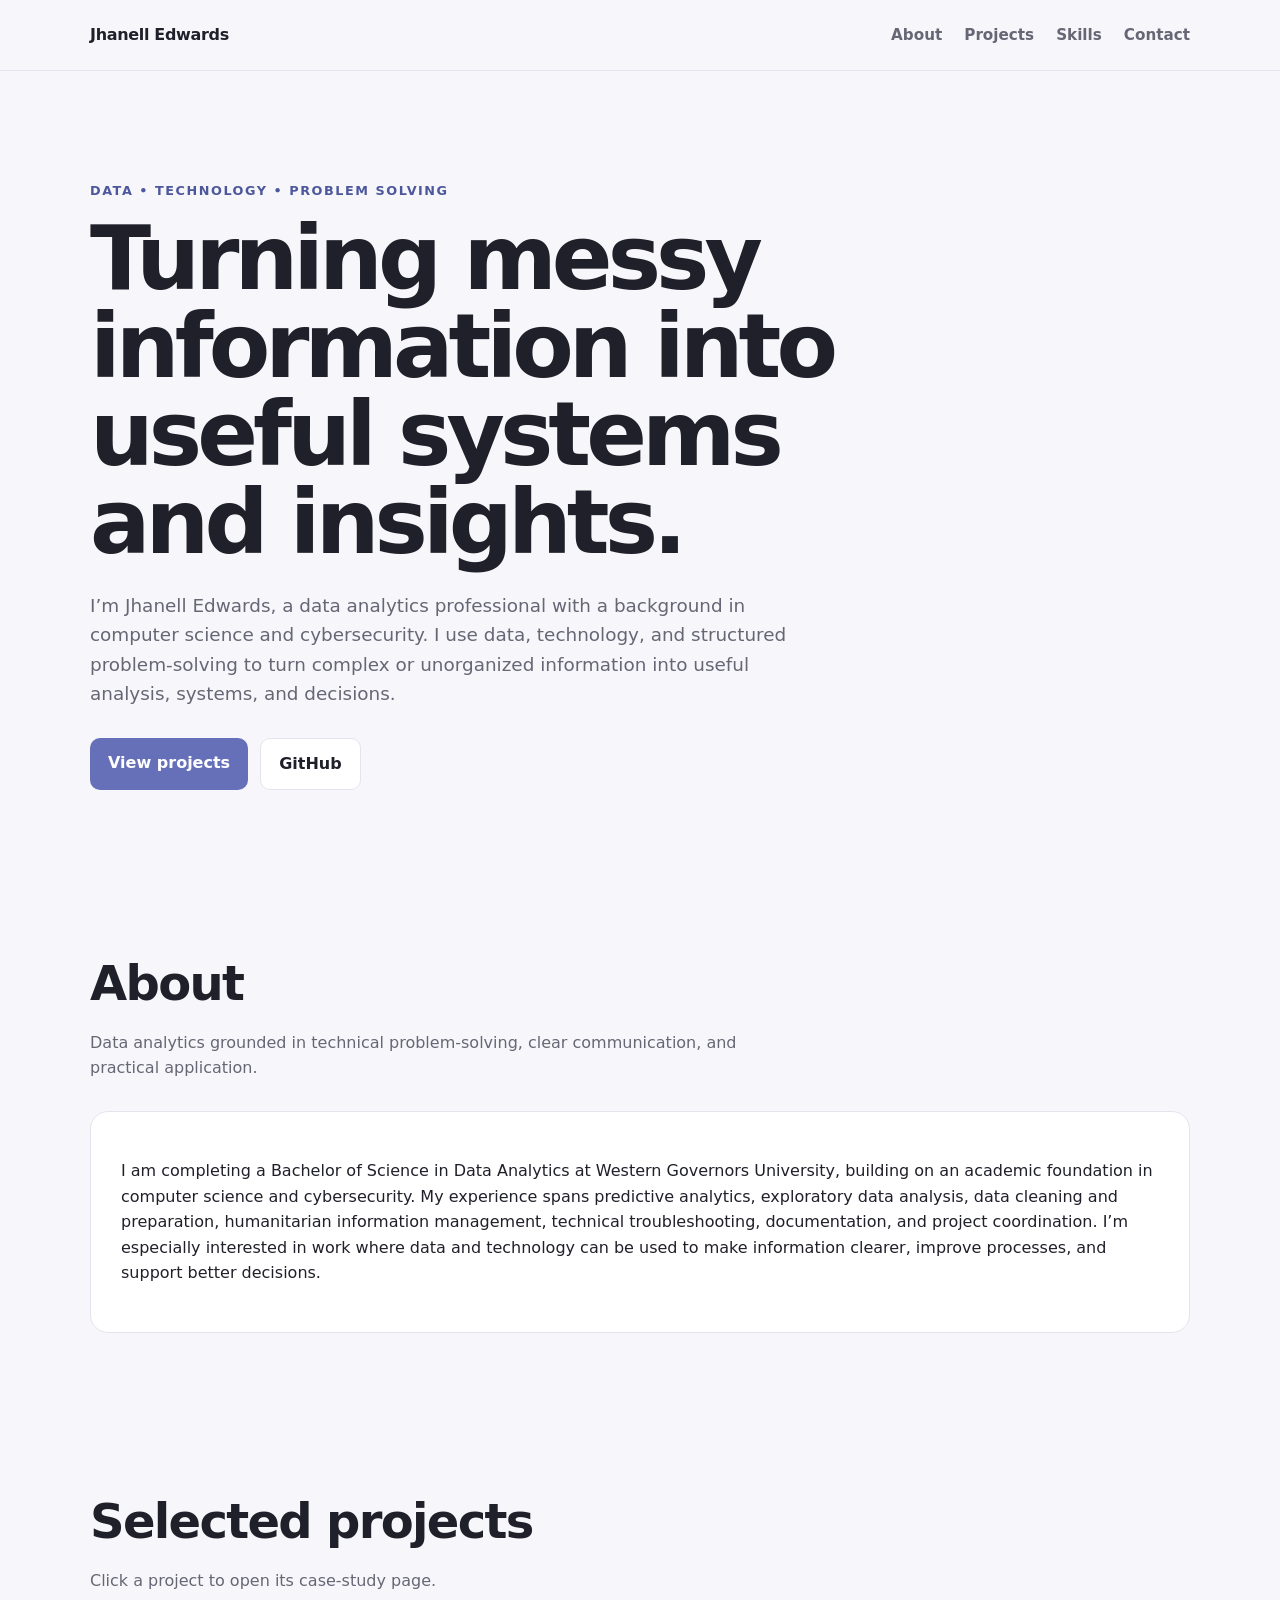
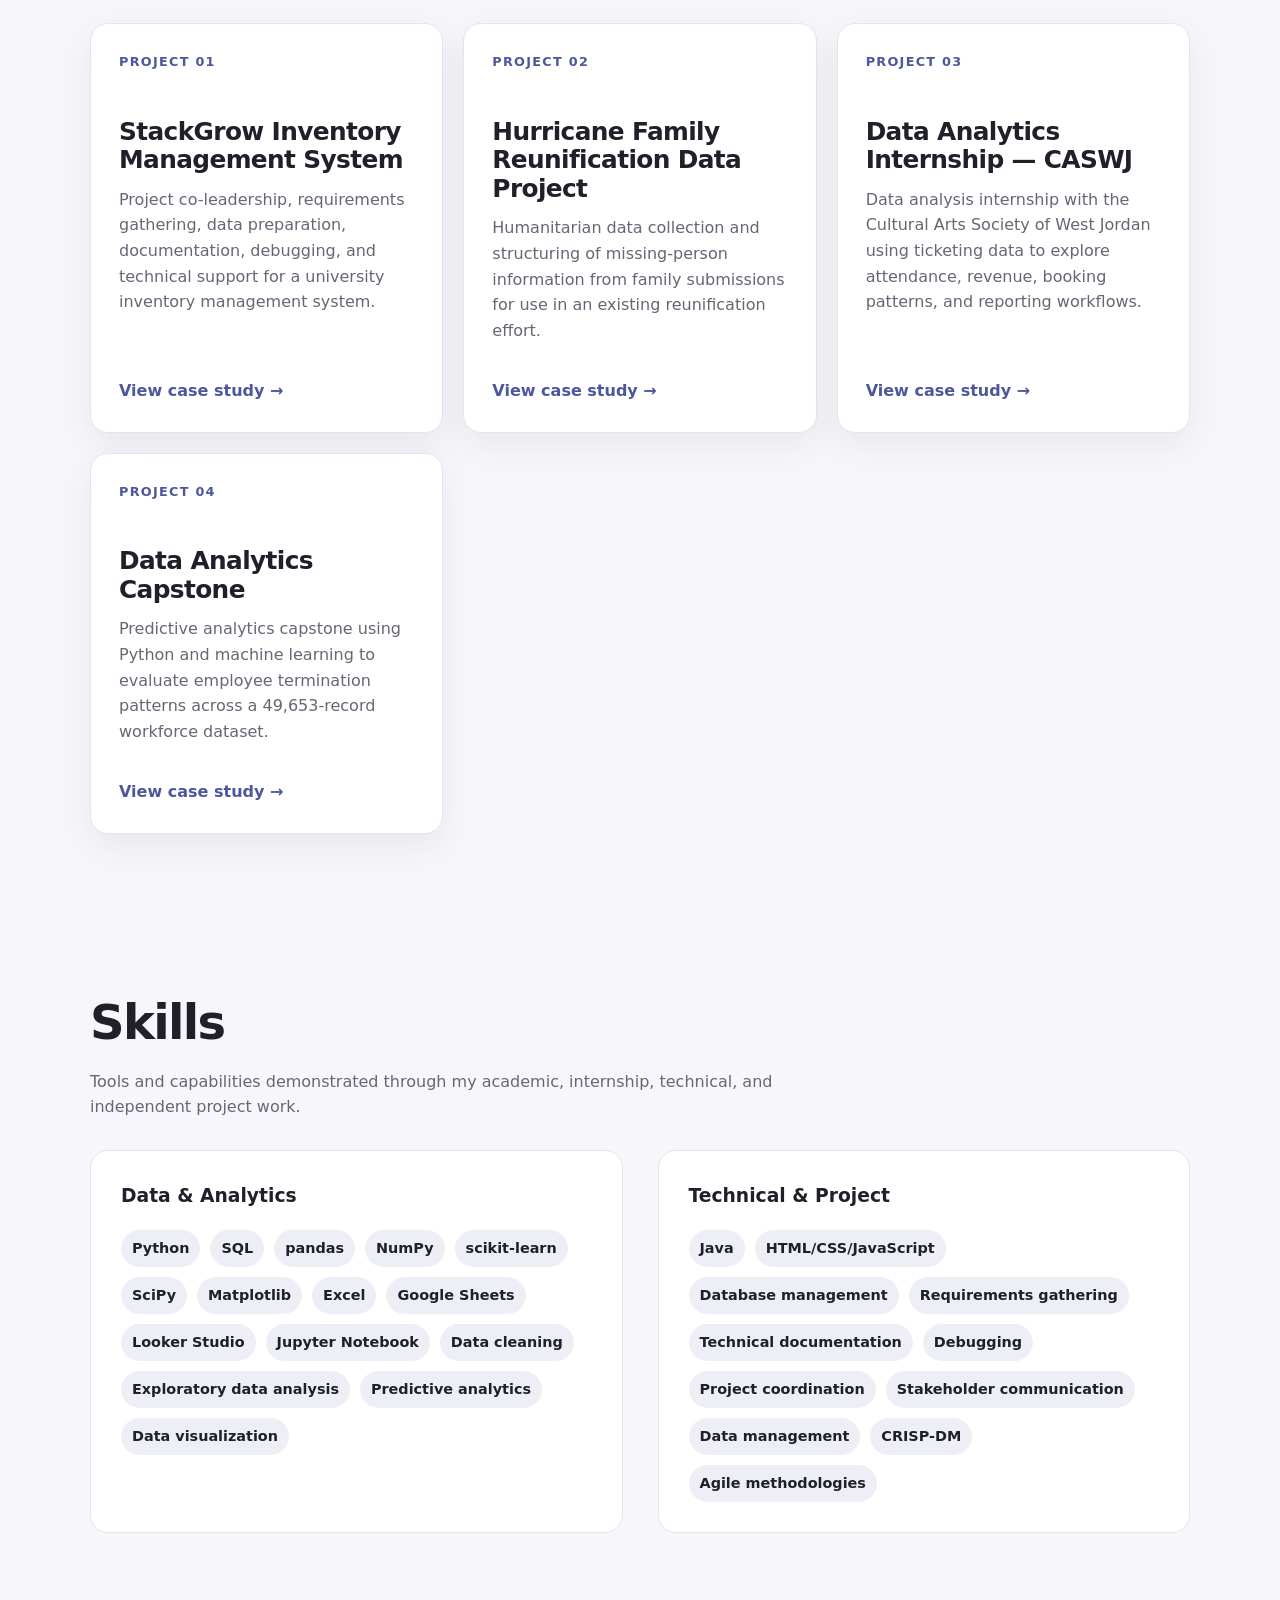
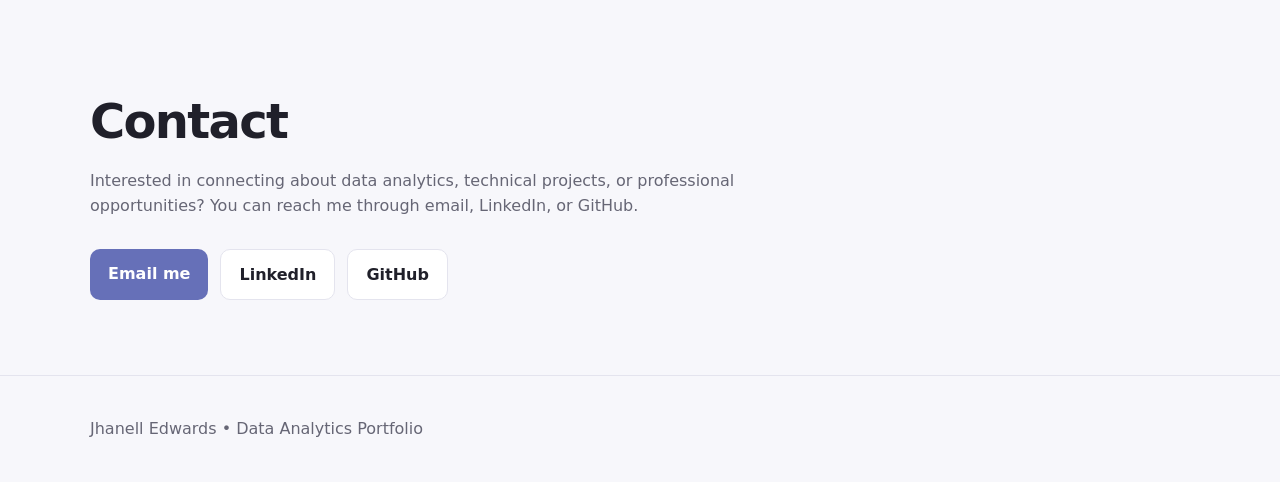
<file: index.html>
<!doctype html>
<html lang="en">
<head>
  <meta charset="utf-8">
  <meta name="viewport" content="width=device-width, initial-scale=1">
  <title>Jhanell | Data Portfolio</title>
  <meta name="description" content="Jhanell Edwards — data analytics portfolio featuring Python, machine learning, data preparation, visualization, technical documentation, and project leadership.">
  <link rel="stylesheet" href="style.css">
</head>
<body>
<header>
  <nav class="container">
    <a class="brand" href="index.html">Jhanell Edwards</a>
    <div class="nav-links">
      <a href="#about">About</a>
      <a href="#projects">Projects</a>
      <a href="#skills">Skills</a>
      <a href="#contact">Contact</a>
    </div>
  </nav>
</header>
<main>
  <section class="hero container">
    <div class="eyebrow">Data • Technology • Problem Solving</div>
    <h1>Turning messy information into useful systems and insights.</h1>
    <p>I’m Jhanell Edwards, a data analytics professional with a background in computer science and cybersecurity. I use data, technology, and structured problem-solving to turn complex or unorganized information into useful analysis, systems, and decisions.</p>
    <div class="actions">
      <a class="button" href="#projects">View projects</a>
      <a class="button secondary" href="https://github.com/nellie445" target="_blank" rel="noreferrer">GitHub</a>
    </div>
  </section>

  <section id="about">
    <div class="container">
      <div class="section-heading">
        <h2>About</h2>
        <p>Data analytics grounded in technical problem-solving, clear communication, and practical application.</p>
      </div>
      <div class="panel">
        <p>I am completing a Bachelor of Science in Data Analytics at Western Governors University, building on an academic foundation in computer science and cybersecurity. My experience spans predictive analytics, exploratory data analysis, data cleaning and preparation, humanitarian information management, technical troubleshooting, documentation, and project coordination. I’m especially interested in work where data and technology can be used to make information clearer, improve processes, and support better decisions.</p>
      </div>
    </div>
  </section>

  <section id="projects">
    <div class="container">
      <div class="section-heading">
        <h2>Selected projects</h2>
        <p>Click a project to open its case-study page.</p>
      </div>

      <!-- Project cards are generated automatically from projects.json -->
      <div class="grid" id="project-grid"></div>
      <p id="project-error" hidden>Projects could not be loaded. Please try again later.</p>
    </div>
  </section>

  <section id="skills">
    <div class="container">
      <div class="section-heading">
        <h2>Skills</h2>
        <p>Tools and capabilities demonstrated through my academic, internship, technical, and independent project work.</p>
      </div>
      <div class="two-col">
        <div class="panel">
          <h3>Data & Analytics</h3>
          <div class="tags">
            <span class="tag">Python</span>
            <span class="tag">SQL</span>
            <span class="tag">pandas</span>
            <span class="tag">NumPy</span>
            <span class="tag">scikit-learn</span>
            <span class="tag">SciPy</span>
            <span class="tag">Matplotlib</span>
            <span class="tag">Excel</span>
            <span class="tag">Google Sheets</span>
            <span class="tag">Looker Studio</span>
            <span class="tag">Jupyter Notebook</span>
            <span class="tag">Data cleaning</span>
            <span class="tag">Exploratory data analysis</span>
            <span class="tag">Predictive analytics</span>
            <span class="tag">Data visualization</span>
          </div>
        </div>
        <div class="panel">
          <h3>Technical & Project</h3>
          <div class="tags">
            <span class="tag">Java</span>
            <span class="tag">HTML/CSS/JavaScript</span>
            <span class="tag">Database management</span>
            <span class="tag">Requirements gathering</span>
            <span class="tag">Technical documentation</span>
            <span class="tag">Debugging</span>
            <span class="tag">Project coordination</span>
            <span class="tag">Stakeholder communication</span>
            <span class="tag">Data management</span>
            <span class="tag">CRISP-DM</span>
            <span class="tag">Agile methodologies</span>
          </div>
        </div>
      </div>
    </div>
  </section>

  <section id="contact">
    <div class="container">
      <div class="section-heading">
        <h2>Contact</h2>
        <p>Interested in connecting about data analytics, technical projects, or professional opportunities? You can reach me through email, LinkedIn, or GitHub.</p>
      </div>
      <div class="actions">
        <a class="button" href="mailto:edwardsjhanell@gmail.com">Email me</a>
        <a class="button secondary" href="https://www.linkedin.com/in/jhanell-edwards-9571151a8" target="_blank" rel="noreferrer">LinkedIn</a>
        <a class="button secondary" href="https://github.com/nellie445" target="_blank" rel="noreferrer">GitHub</a>
      </div>
    </div>
  </section>
</main>

<footer>
  <div class="container">Jhanell Edwards • Data Analytics Portfolio</div>
</footer>

<script>
  const projectGrid = document.getElementById("project-grid");
  const projectError = document.getElementById("project-error");

  fetch("projects.json")
    .then(response => {
      if (!response.ok) {
        throw new Error("Could not load projects.json");
      }
      return response.json();
    })
    .then(projects => {
      projects.forEach((project, index) => {
        const card = document.createElement("a");
        card.className = "card";
        card.href = project.page;

        const number = document.createElement("span");
        number.className = "number";
        number.textContent = `PROJECT ${String(index + 1).padStart(2, "0")}`;

        const title = document.createElement("h3");
        title.textContent = project.title;

        const description = document.createElement("p");
        description.textContent = project.description;

        const link = document.createElement("span");
        link.className = "link";
        link.textContent = "View case study →";

        card.append(number, title, description, link);
        projectGrid.appendChild(card);
      });
    })
    .catch(error => {
      console.error(error);
      projectError.hidden = false;
    });
</script>
</body>
</html>
</file>
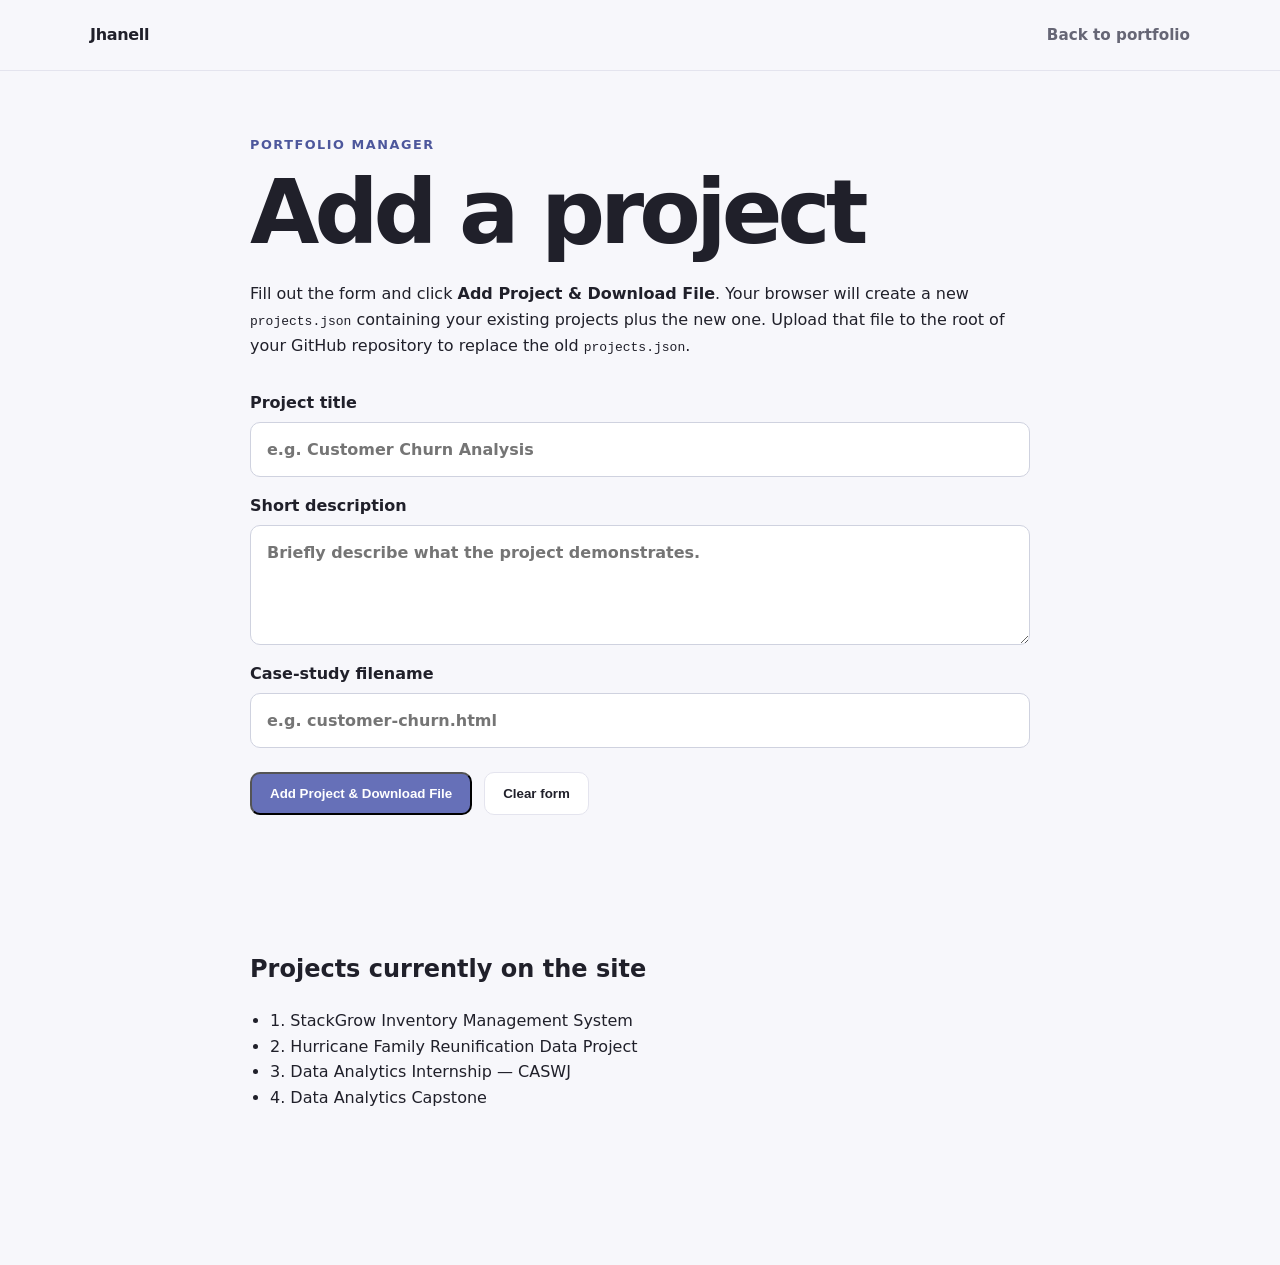
<file: admin.html>
<!doctype html>
<html lang="en">
<head>
  <meta charset="utf-8">
  <meta name="viewport" content="width=device-width, initial-scale=1">
  <title>Manage Projects | Jhanell</title>
  <link rel="stylesheet" href="style.css">
  <style>
    .admin-wrap { max-width: 820px; margin: 0 auto; padding: 4rem 1.25rem; }
    .admin-form { display: grid; gap: 1rem; }
    .admin-form label { display: grid; gap: .4rem; font-weight: 600; }
    .admin-form input, .admin-form textarea {
      width: 100%; box-sizing: border-box; padding: .85rem 1rem;
      border: 1px solid #cfd2df; border-radius: 10px;
      font: inherit; background: #fff; color: inherit;
    }
    .admin-form textarea { min-height: 120px; resize: vertical; }
    .admin-actions { display: flex; gap: .75rem; flex-wrap: wrap; margin-top: .5rem; }
    .admin-note { margin: 1rem 0 2rem; }
    .project-preview { margin-top: 2.5rem; }
    .project-preview ul { padding-left: 1.25rem; }
    .status { margin-top: 1rem; font-weight: 600; }
  </style>
</head>
<body>
<header>
  <nav class="container">
    <a class="brand" href="index.html">Jhanell</a>
    <div class="nav-links">
      <a href="index.html#projects">Back to portfolio</a>
    </div>
  </nav>
</header>

<main class="admin-wrap">
  <div class="eyebrow">Portfolio Manager</div>
  <h1>Add a project</h1>
  <p class="admin-note">
    Fill out the form and click <strong>Add Project & Download File</strong>.
    Your browser will create a new <code>projects.json</code> containing your existing projects plus the new one.
    Upload that file to the root of your GitHub repository to replace the old <code>projects.json</code>.
  </p>

  <form id="project-form" class="admin-form">
    <label>
      Project title
      <input id="title" name="title" required placeholder="e.g. Customer Churn Analysis">
    </label>

    <label>
      Short description
      <textarea id="description" name="description" required placeholder="Briefly describe what the project demonstrates."></textarea>
    </label>

    <label>
      Case-study filename
      <input id="filename" name="filename" required placeholder="e.g. customer-churn.html">
    </label>

    <div class="admin-actions">
      <button class="button" type="submit">Add Project &amp; Download File</button>
      <button class="button secondary" type="button" id="clear-button">Clear form</button>
    </div>
  </form>

  <p id="status" class="status" aria-live="polite"></p>

  <section class="project-preview">
    <h2>Projects currently on the site</h2>
    <ul id="current-projects"></ul>
  </section>
</main>

<script>
  let projects = [];

  const form = document.getElementById("project-form");
  const titleInput = document.getElementById("title");
  const descriptionInput = document.getElementById("description");
  const filenameInput = document.getElementById("filename");
  const currentProjects = document.getElementById("current-projects");
  const status = document.getElementById("status");

  function renderCurrentProjects() {
    currentProjects.innerHTML = "";
    projects.forEach((project, index) => {
      const item = document.createElement("li");
      item.textContent = `${index + 1}. ${project.title}`;
      currentProjects.appendChild(item);
    });
  }

  fetch("projects.json", { cache: "no-store" })
    .then(response => {
      if (!response.ok) throw new Error("Could not load projects.json");
      return response.json();
    })
    .then(data => {
      projects = data;
      renderCurrentProjects();
    })
    .catch(() => {
      status.textContent = "I couldn't load the current projects.json. Refresh the page and try again.";
    });

  filenameInput.addEventListener("blur", () => {
    let value = filenameInput.value.trim();
    if (value && !value.toLowerCase().endsWith(".html")) {
      filenameInput.value = value + ".html";
    }
  });

  form.addEventListener("submit", event => {
    event.preventDefault();

    let filename = filenameInput.value.trim();
    if (!filename.toLowerCase().endsWith(".html")) filename += ".html";

    const newProject = {
      title: titleInput.value.trim(),
      description: descriptionInput.value.trim(),
      page: `projects/${filename}`
    };

    const updatedProjects = [...projects, newProject];
    const blob = new Blob([JSON.stringify(updatedProjects, null, 2) + "\n"], {
      type: "application/json"
    });

    const url = URL.createObjectURL(blob);
    const download = document.createElement("a");
    download.href = url;
    download.download = "projects.json";
    document.body.appendChild(download);
    download.click();
    download.remove();
    URL.revokeObjectURL(url);

    projects = updatedProjects;
    renderCurrentProjects();
    form.reset();
    status.textContent = `"${newProject.title}" was added. Your updated projects.json has been downloaded.`;
  });

  document.getElementById("clear-button").addEventListener("click", () => {
    form.reset();
    status.textContent = "";
  });
</script>
</body>
</html>
</file>
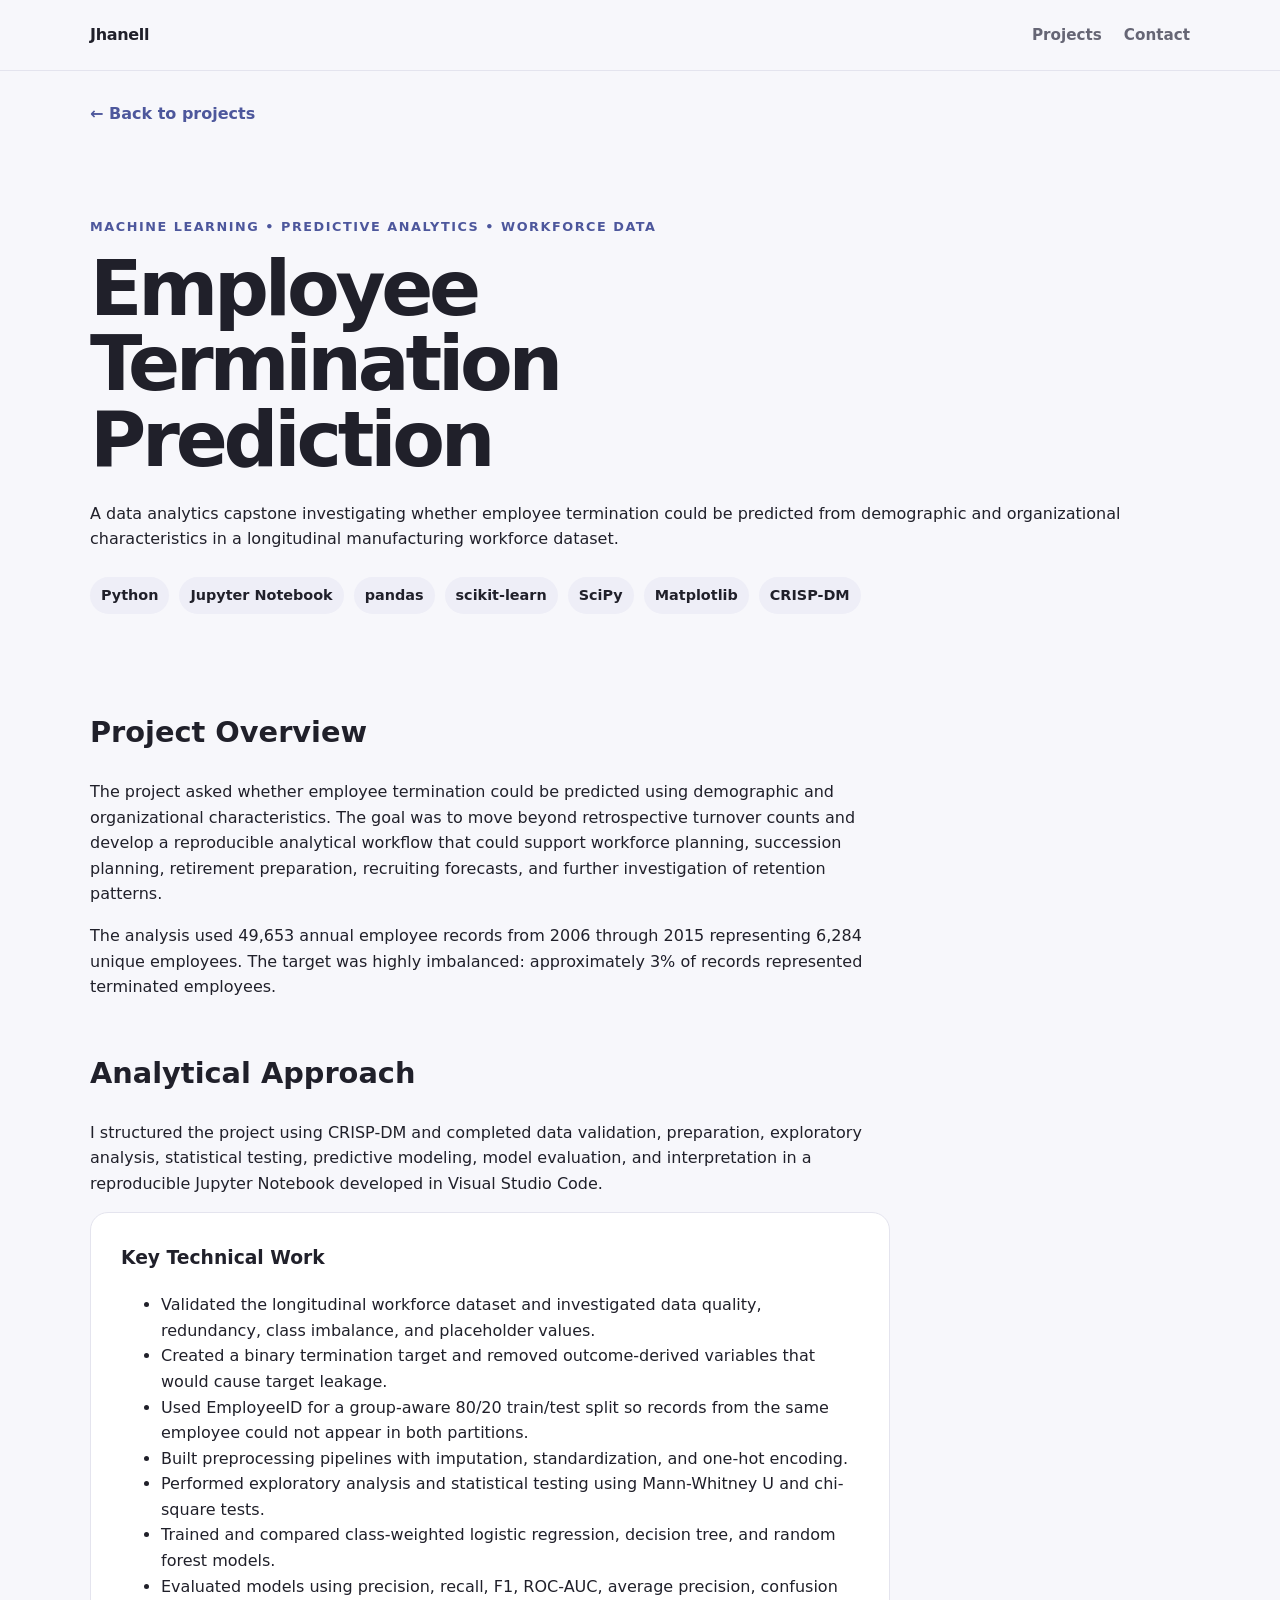
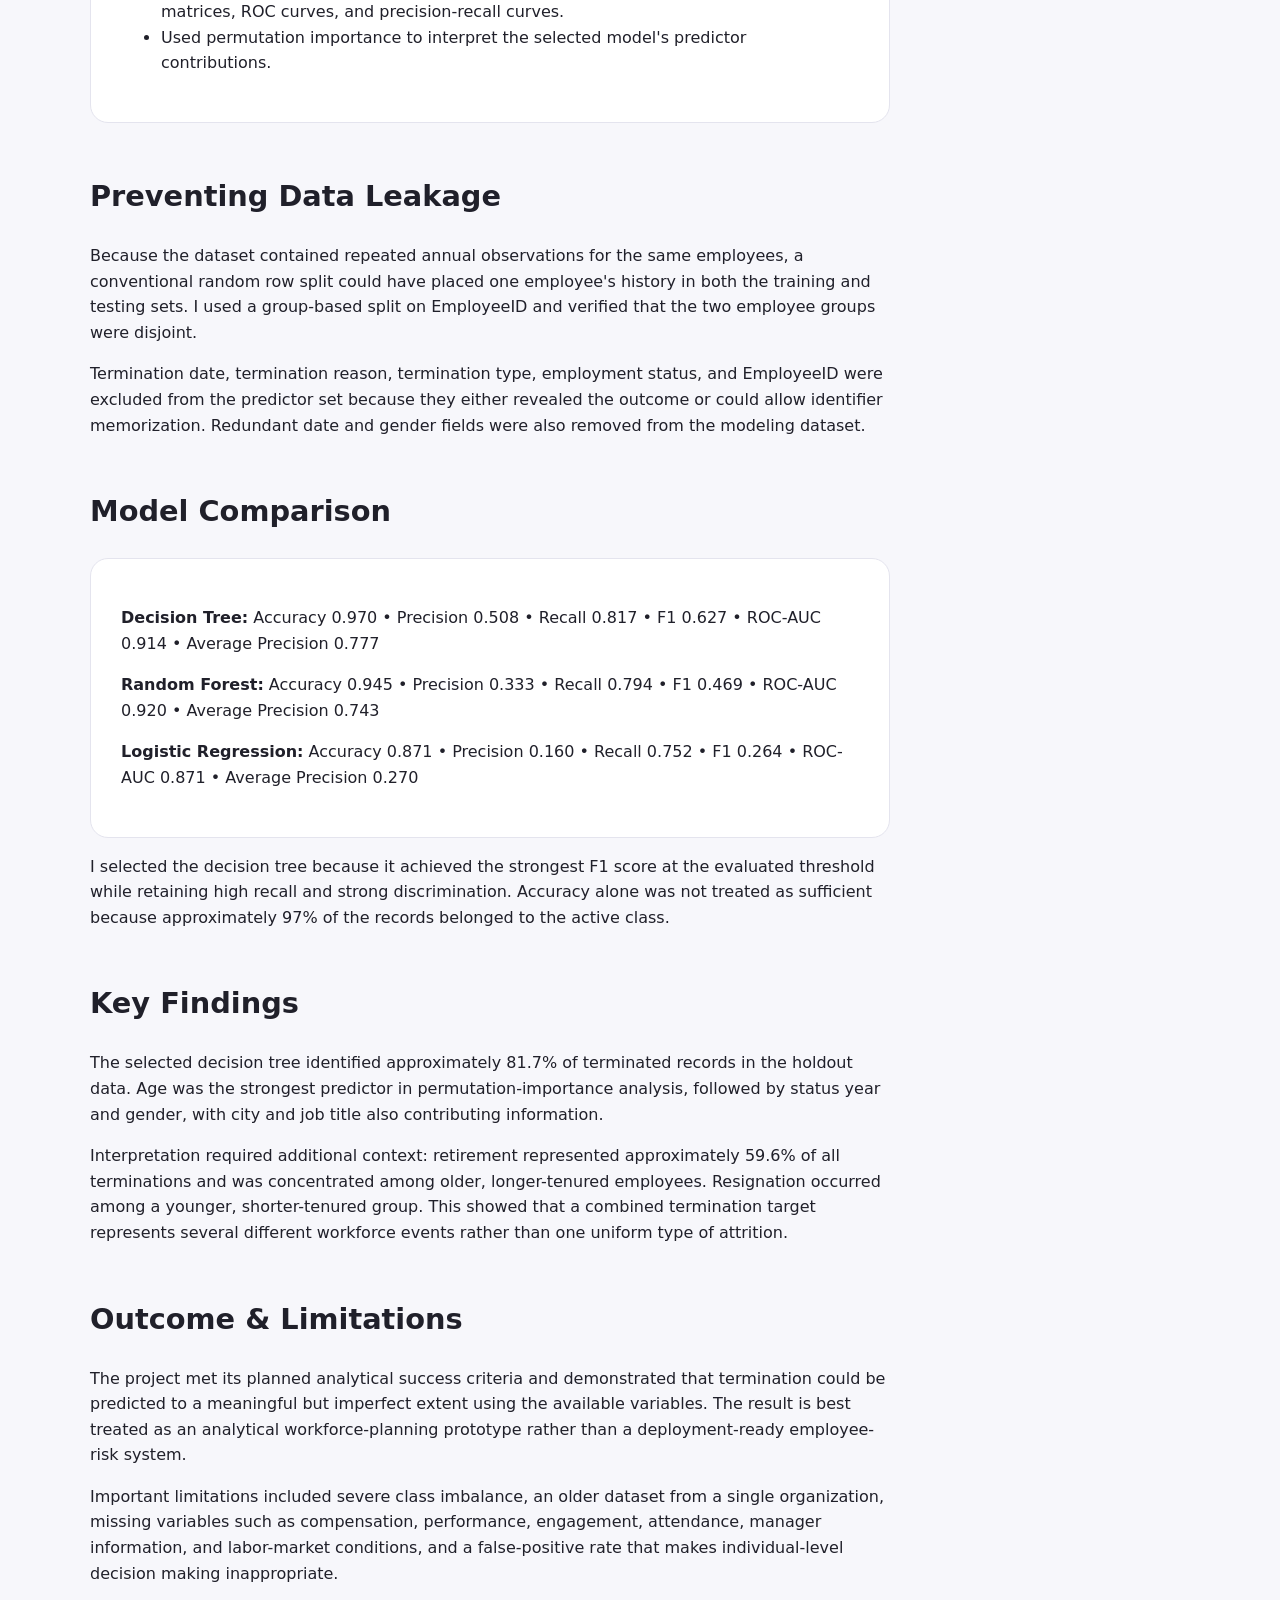
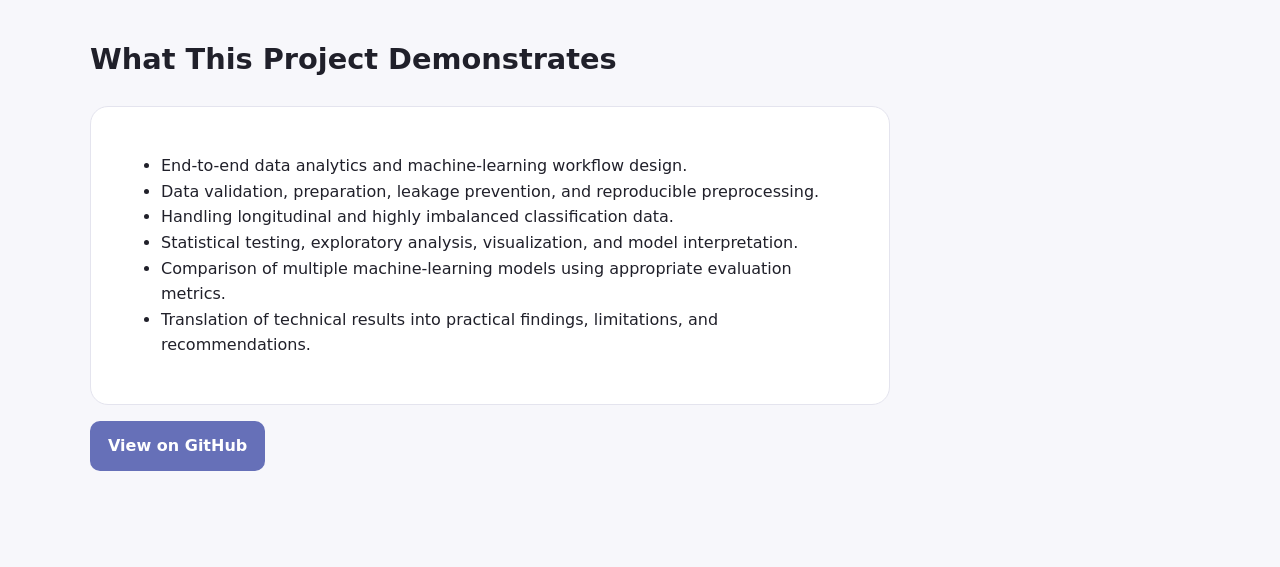
<file: projects/data-capstone.html>
<!doctype html>
<html lang="en">
<head>
  <meta charset="utf-8">
  <meta name="viewport" content="width=device-width, initial-scale=1">
  <title>Employee Termination Prediction | Jhanell</title>
  <link rel="stylesheet" href="../style.css">
</head>
<body>
<header>
  <nav class="container">
    <a class="brand" href="../index.html">Jhanell</a>
    <div class="nav-links">
      <a href="../index.html#projects">Projects</a>
      <a href="../index.html#contact">Contact</a>
    </div>
  </nav>
</header>

<main class="container">
  <a class="back" href="../index.html#projects">← Back to projects</a>

  <section class="project-hero">
    <div class="eyebrow">Machine Learning • Predictive Analytics • Workforce Data</div>
    <h1>Employee Termination Prediction</h1>
    <p>
      A data analytics capstone investigating whether employee termination could be predicted
      from demographic and organizational characteristics in a longitudinal manufacturing
      workforce dataset.
    </p>

    <div class="meta">
      <span class="tag">Python</span>
      <span class="tag">Jupyter Notebook</span>
      <span class="tag">pandas</span>
      <span class="tag">scikit-learn</span>
      <span class="tag">SciPy</span>
      <span class="tag">Matplotlib</span>
      <span class="tag">CRISP-DM</span>
    </div>

  </section>

  <article class="content">
    <h2>Project Overview</h2>
    <p>
      The project asked whether employee termination could be predicted using demographic
      and organizational characteristics. The goal was to move beyond retrospective turnover
      counts and develop a reproducible analytical workflow that could support workforce
      planning, succession planning, retirement preparation, recruiting forecasts, and further
      investigation of retention patterns.
    </p>
    <p>
      The analysis used 49,653 annual employee records from 2006 through 2015 representing
      6,284 unique employees. The target was highly imbalanced: approximately 3% of records
      represented terminated employees.
    </p>

    <h2>Analytical Approach</h2>
    <p>
      I structured the project using CRISP-DM and completed data validation, preparation,
      exploratory analysis, statistical testing, predictive modeling, model evaluation, and
      interpretation in a reproducible Jupyter Notebook developed in Visual Studio Code.
    </p>

    <div class="panel">
      <h3>Key Technical Work</h3>
      <ul>
        <li>Validated the longitudinal workforce dataset and investigated data quality, redundancy, class imbalance, and placeholder values.</li>
        <li>Created a binary termination target and removed outcome-derived variables that would cause target leakage.</li>
        <li>Used EmployeeID for a group-aware 80/20 train/test split so records from the same employee could not appear in both partitions.</li>
        <li>Built preprocessing pipelines with imputation, standardization, and one-hot encoding.</li>
        <li>Performed exploratory analysis and statistical testing using Mann-Whitney U and chi-square tests.</li>
        <li>Trained and compared class-weighted logistic regression, decision tree, and random forest models.</li>
        <li>Evaluated models using precision, recall, F1, ROC-AUC, average precision, confusion matrices, ROC curves, and precision-recall curves.</li>
        <li>Used permutation importance to interpret the selected model's predictor contributions.</li>
      </ul>
    </div>

    <h2>Preventing Data Leakage</h2>
    <p>
      Because the dataset contained repeated annual observations for the same employees,
      a conventional random row split could have placed one employee's history in both the
      training and testing sets. I used a group-based split on EmployeeID and verified that
      the two employee groups were disjoint.
    </p>
    <p>
      Termination date, termination reason, termination type, employment status, and
      EmployeeID were excluded from the predictor set because they either revealed the
      outcome or could allow identifier memorization. Redundant date and gender fields were
      also removed from the modeling dataset.
    </p>

    <h2>Model Comparison</h2>
    <div class="panel">
      <p><strong>Decision Tree:</strong> Accuracy 0.970 • Precision 0.508 • Recall 0.817 • F1 0.627 • ROC-AUC 0.914 • Average Precision 0.777</p>
      <p><strong>Random Forest:</strong> Accuracy 0.945 • Precision 0.333 • Recall 0.794 • F1 0.469 • ROC-AUC 0.920 • Average Precision 0.743</p>
      <p><strong>Logistic Regression:</strong> Accuracy 0.871 • Precision 0.160 • Recall 0.752 • F1 0.264 • ROC-AUC 0.871 • Average Precision 0.270</p>
    </div>
    <p>
      I selected the decision tree because it achieved the strongest F1 score at the evaluated
      threshold while retaining high recall and strong discrimination. Accuracy alone was not
      treated as sufficient because approximately 97% of the records belonged to the active class.
    </p>

    <h2>Key Findings</h2>
    <p>
      The selected decision tree identified approximately 81.7% of terminated records in the
      holdout data. Age was the strongest predictor in permutation-importance analysis, followed
      by status year and gender, with city and job title also contributing information.
    </p>
    <p>
      Interpretation required additional context: retirement represented approximately 59.6%
      of all terminations and was concentrated among older, longer-tenured employees. Resignation
      occurred among a younger, shorter-tenured group. This showed that a combined termination
      target represents several different workforce events rather than one uniform type of attrition.
    </p>

    <h2>Outcome &amp; Limitations</h2>
    <p>
      The project met its planned analytical success criteria and demonstrated that termination
      could be predicted to a meaningful but imperfect extent using the available variables.
      The result is best treated as an analytical workforce-planning prototype rather than a
      deployment-ready employee-risk system.
    </p>
    <p>
      Important limitations included severe class imbalance, an older dataset from a single
      organization, missing variables such as compensation, performance, engagement, attendance,
      manager information, and labor-market conditions, and a false-positive rate that makes
      individual-level decision making inappropriate.
    </p>

    <h2>What This Project Demonstrates</h2>
    <div class="panel">
      <ul>
        <li>End-to-end data analytics and machine-learning workflow design.</li>
        <li>Data validation, preparation, leakage prevention, and reproducible preprocessing.</li>
        <li>Handling longitudinal and highly imbalanced classification data.</li>
        <li>Statistical testing, exploratory analysis, visualization, and model interpretation.</li>
        <li>Comparison of multiple machine-learning models using appropriate evaluation metrics.</li>
        <li>Translation of technical results into practical findings, limitations, and recommendations.</li>
      </ul>
    </div>

    <p>
      <a class="button"
         href="https://github.com/nellie445/data-analytics-capstone"
         target="_blank"
         rel="noopener noreferrer">
        View on GitHub
      </a>
    </p>
  </article>
</main>
</body>
</html>
</file>
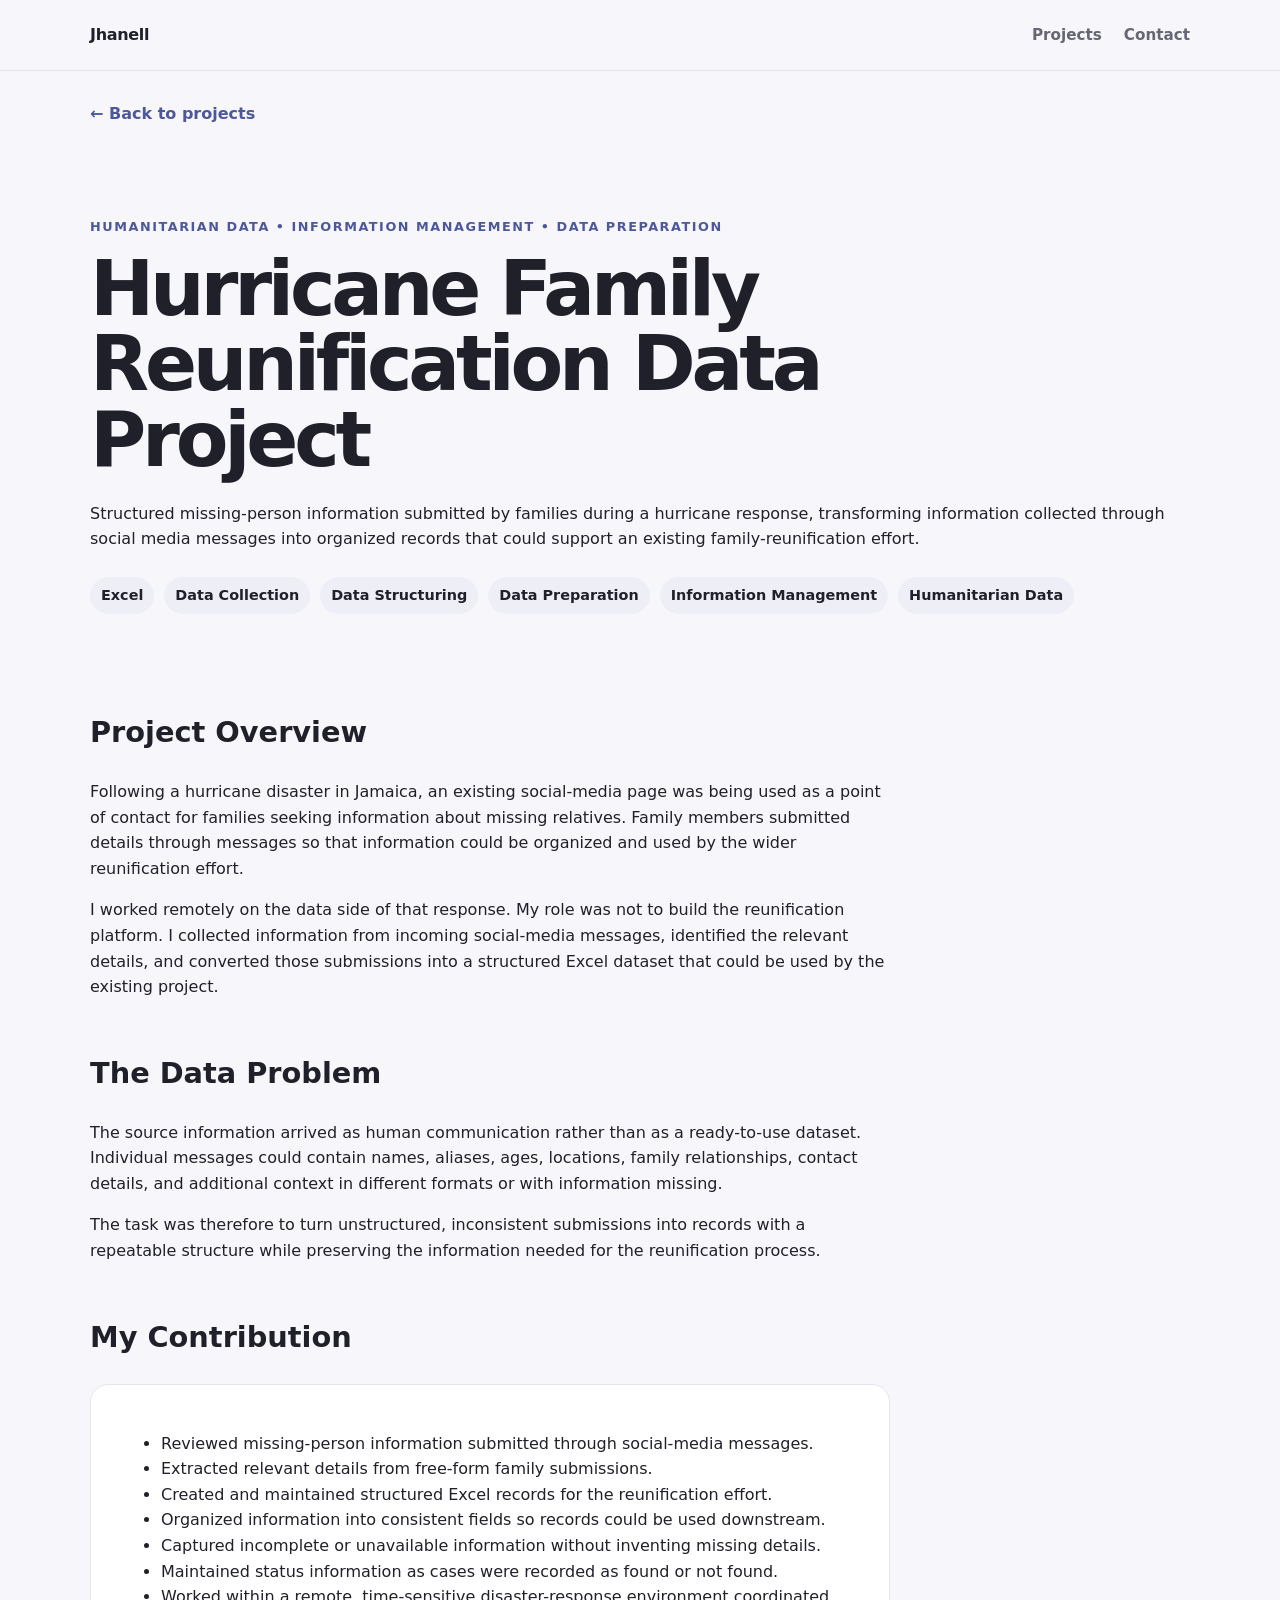
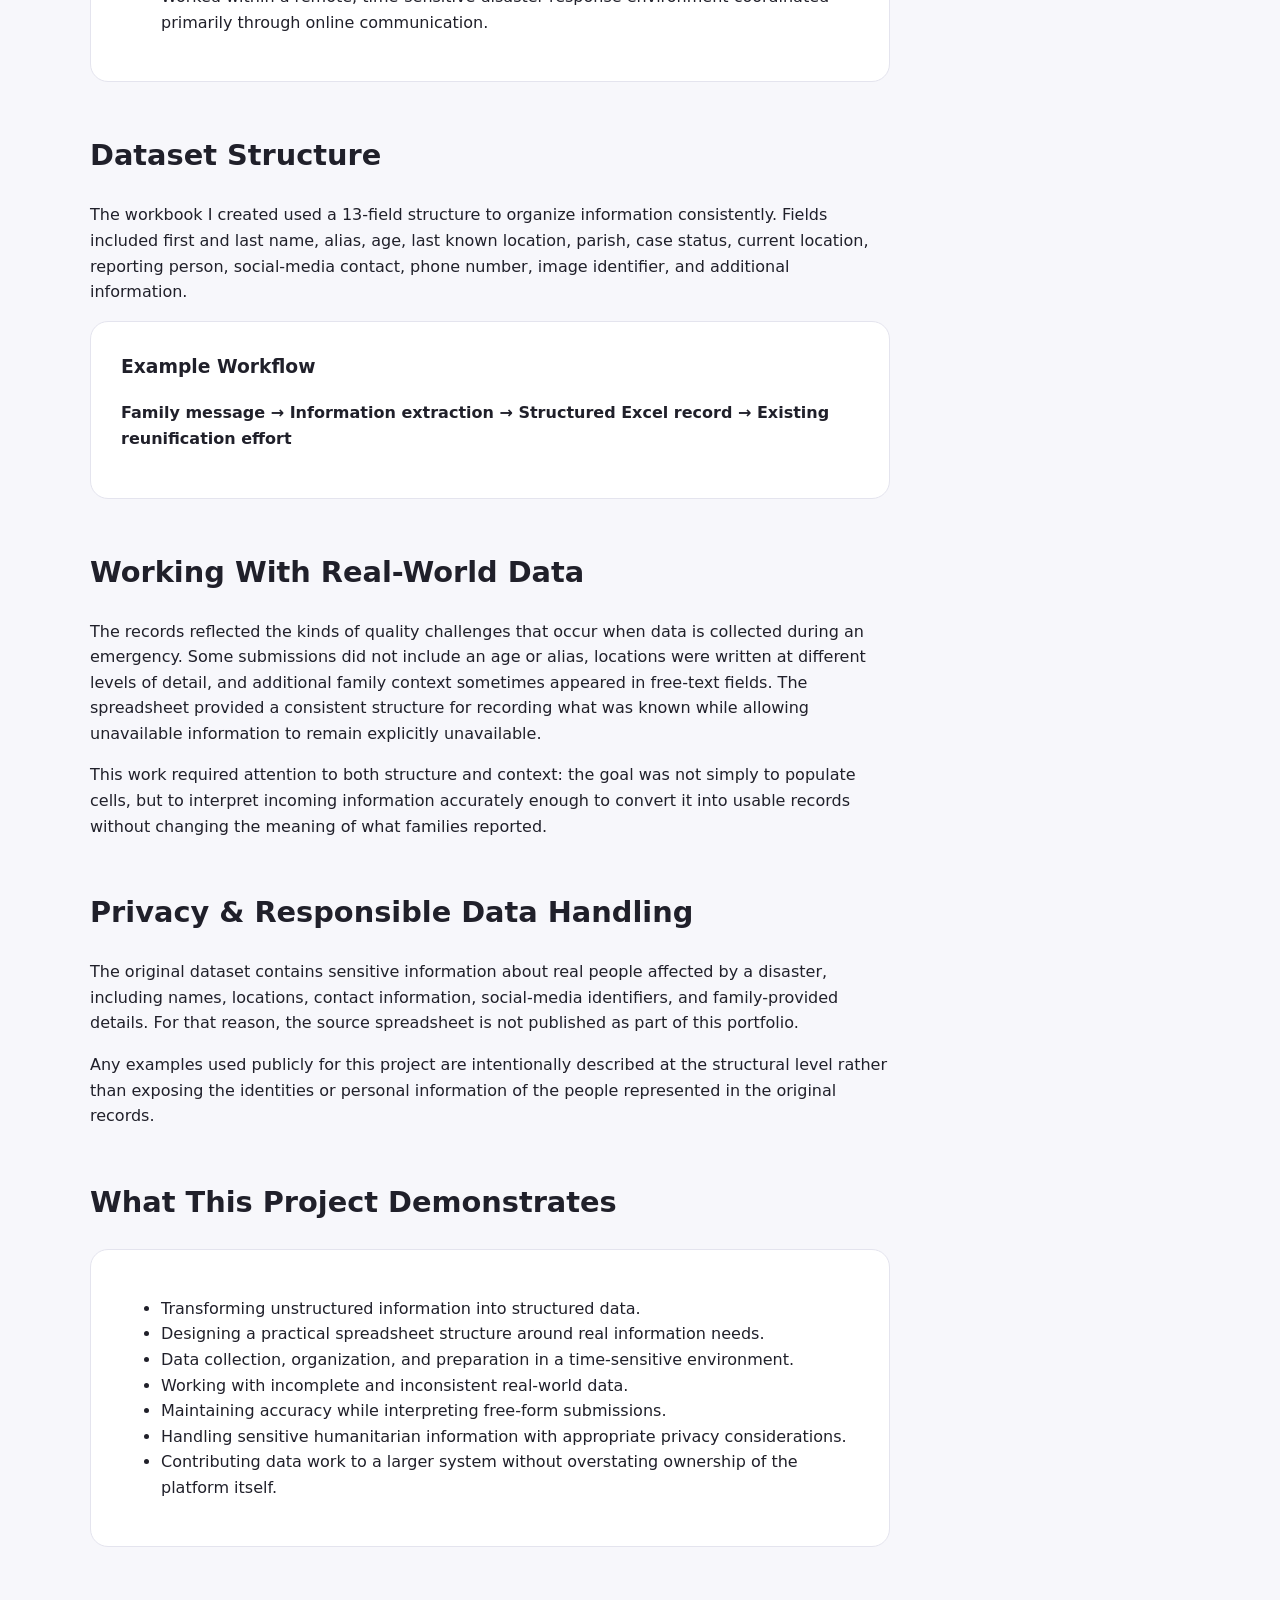
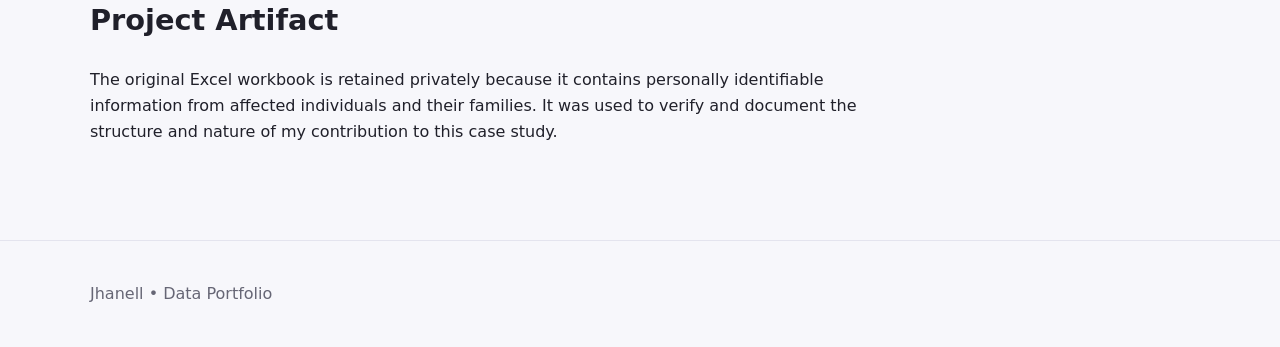
<file: projects/hurricane.html>
<!doctype html>
<html lang="en">
<head>
  <meta charset="utf-8">
  <meta name="viewport" content="width=device-width, initial-scale=1">
  <title>Hurricane Family Reunification Data Project | Jhanell</title>
  <link rel="stylesheet" href="../style.css">
</head>
<body>
<header>
  <nav class="container">
    <a class="brand" href="../index.html">Jhanell</a>
    <div class="nav-links">
      <a href="../index.html#projects">Projects</a>
      <a href="../index.html#contact">Contact</a>
    </div>
  </nav>
</header>

<main class="container">
  <a class="back" href="../index.html#projects">← Back to projects</a>

  <section class="project-hero">
    <div class="eyebrow">Humanitarian Data • Information Management • Data Preparation</div>
    <h1>Hurricane Family Reunification Data Project</h1>
    <p>
      Structured missing-person information submitted by families during a hurricane response,
      transforming information collected through social media messages into organized records
      that could support an existing family-reunification effort.
    </p>

    <div class="meta">
      <span class="tag">Excel</span>
      <span class="tag">Data Collection</span>
      <span class="tag">Data Structuring</span>
      <span class="tag">Data Preparation</span>
      <span class="tag">Information Management</span>
      <span class="tag">Humanitarian Data</span>
    </div>
  </section>

  <article class="content">
    <h2>Project Overview</h2>
    <p>
      Following a hurricane disaster in Jamaica, an existing social-media page was being used
      as a point of contact for families seeking information about missing relatives. Family
      members submitted details through messages so that information could be organized and
      used by the wider reunification effort.
    </p>
    <p>
      I worked remotely on the data side of that response. My role was not to build the
      reunification platform. I collected information from incoming social-media messages,
      identified the relevant details, and converted those submissions into a structured Excel
      dataset that could be used by the existing project.
    </p>

    <h2>The Data Problem</h2>
    <p>
      The source information arrived as human communication rather than as a ready-to-use
      dataset. Individual messages could contain names, aliases, ages, locations, family
      relationships, contact details, and additional context in different formats or with
      information missing.
    </p>
    <p>
      The task was therefore to turn unstructured, inconsistent submissions into records with a
      repeatable structure while preserving the information needed for the reunification process.
    </p>

    <h2>My Contribution</h2>
    <div class="panel">
      <ul>
        <li>Reviewed missing-person information submitted through social-media messages.</li>
        <li>Extracted relevant details from free-form family submissions.</li>
        <li>Created and maintained structured Excel records for the reunification effort.</li>
        <li>Organized information into consistent fields so records could be used downstream.</li>
        <li>Captured incomplete or unavailable information without inventing missing details.</li>
        <li>Maintained status information as cases were recorded as found or not found.</li>
        <li>Worked within a remote, time-sensitive disaster-response environment coordinated primarily through online communication.</li>
      </ul>
    </div>

    <h2>Dataset Structure</h2>
    <p>
      The workbook I created used a 13-field structure to organize information consistently.
      Fields included first and last name, alias, age, last known location, parish, case status,
      current location, reporting person, social-media contact, phone number, image identifier,
      and additional information.
    </p>

    <div class="panel">
      <h3>Example Workflow</h3>
      <p><strong>Family message → Information extraction → Structured Excel record → Existing reunification effort</strong></p>
    </div>

    <h2>Working With Real-World Data</h2>
    <p>
      The records reflected the kinds of quality challenges that occur when data is collected
      during an emergency. Some submissions did not include an age or alias, locations were
      written at different levels of detail, and additional family context sometimes appeared in
      free-text fields. The spreadsheet provided a consistent structure for recording what was
      known while allowing unavailable information to remain explicitly unavailable.
    </p>
    <p>
      This work required attention to both structure and context: the goal was not simply to
      populate cells, but to interpret incoming information accurately enough to convert it into
      usable records without changing the meaning of what families reported.
    </p>

    <h2>Privacy &amp; Responsible Data Handling</h2>
    <p>
      The original dataset contains sensitive information about real people affected by a
      disaster, including names, locations, contact information, social-media identifiers, and
      family-provided details. For that reason, the source spreadsheet is not published as part
      of this portfolio.
    </p>
    <p>
      Any examples used publicly for this project are intentionally described at the structural
      level rather than exposing the identities or personal information of the people represented
      in the original records.
    </p>

    <h2>What This Project Demonstrates</h2>
    <div class="panel">
      <ul>
        <li>Transforming unstructured information into structured data.</li>
        <li>Designing a practical spreadsheet structure around real information needs.</li>
        <li>Data collection, organization, and preparation in a time-sensitive environment.</li>
        <li>Working with incomplete and inconsistent real-world data.</li>
        <li>Maintaining accuracy while interpreting free-form submissions.</li>
        <li>Handling sensitive humanitarian information with appropriate privacy considerations.</li>
        <li>Contributing data work to a larger system without overstating ownership of the platform itself.</li>
      </ul>
    </div>

    <h2>Project Artifact</h2>
    <p>
      The original Excel workbook is retained privately because it contains personally
      identifiable information from affected individuals and their families. It was used to
      verify and document the structure and nature of my contribution to this case study.
    </p>
  </article>
</main>

<footer>
  <div class="container">Jhanell • Data Portfolio</div>
</footer>
</body>
</html>
</file>
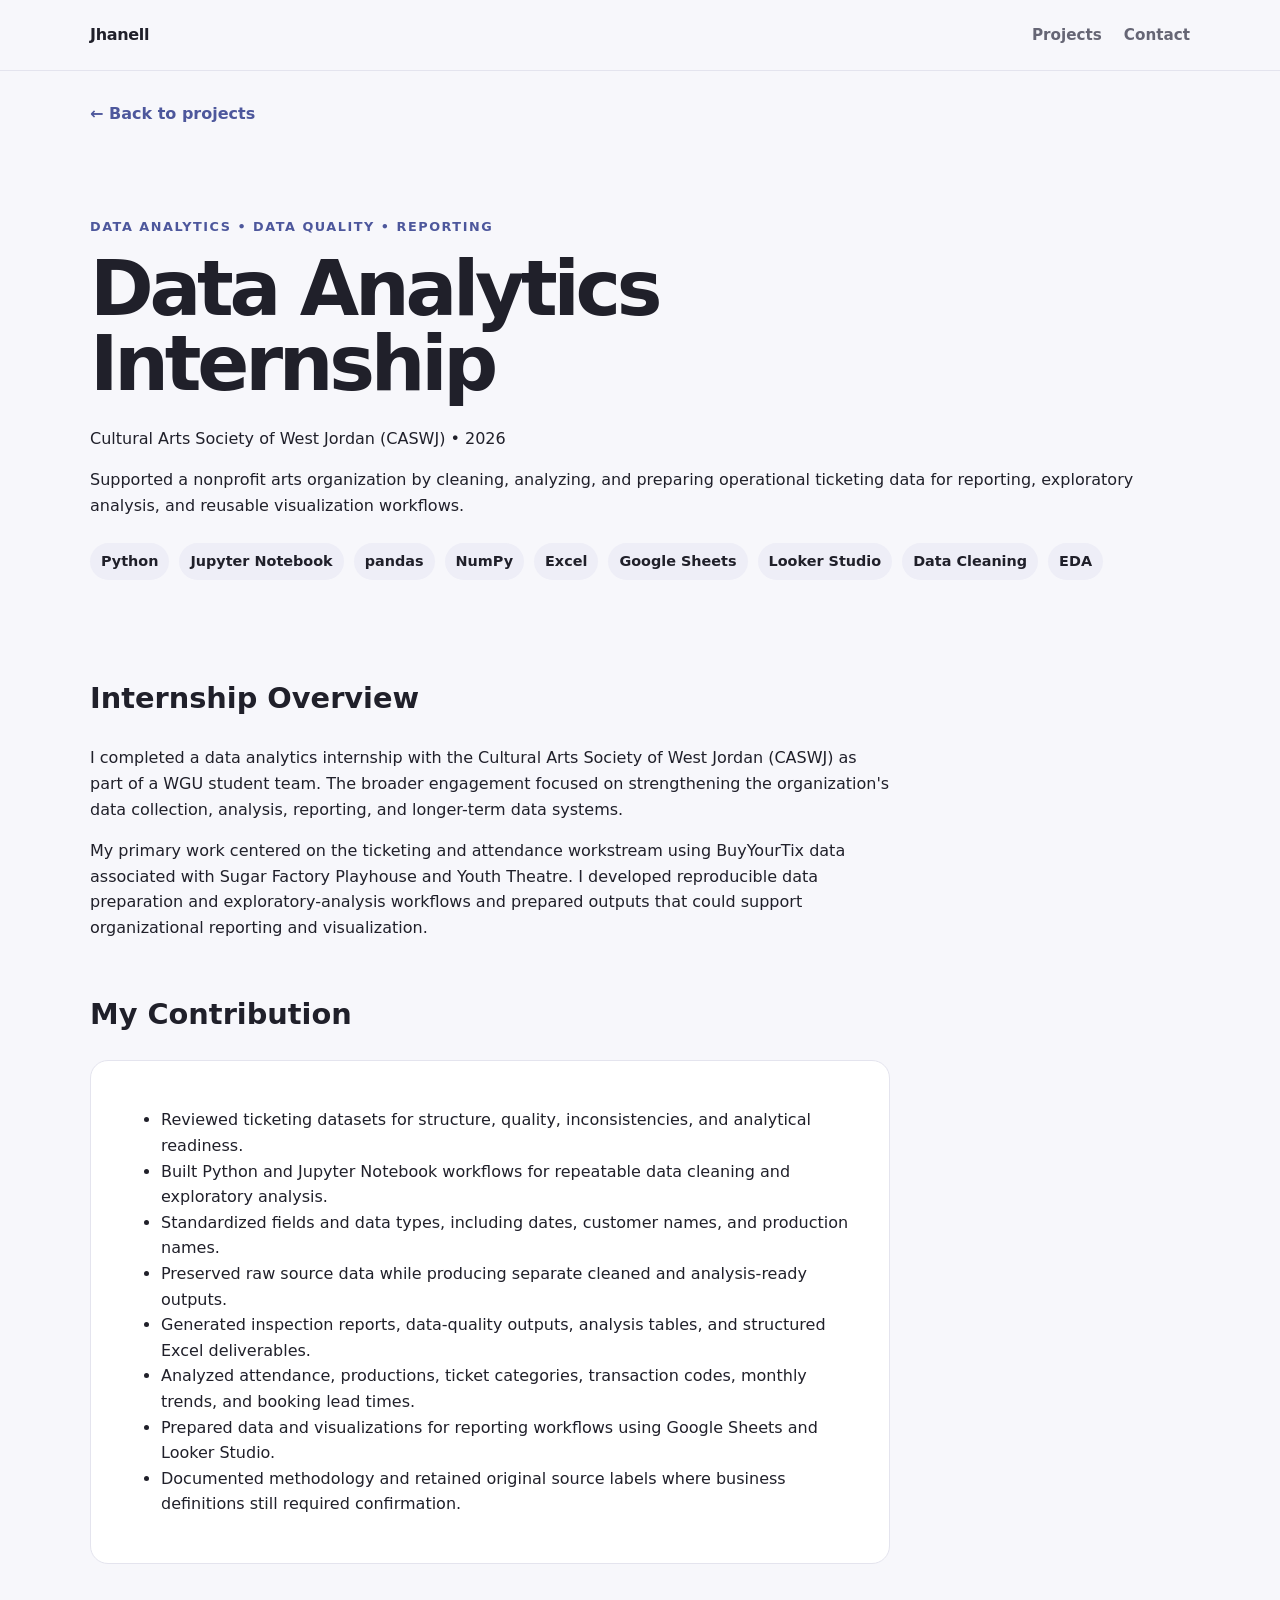
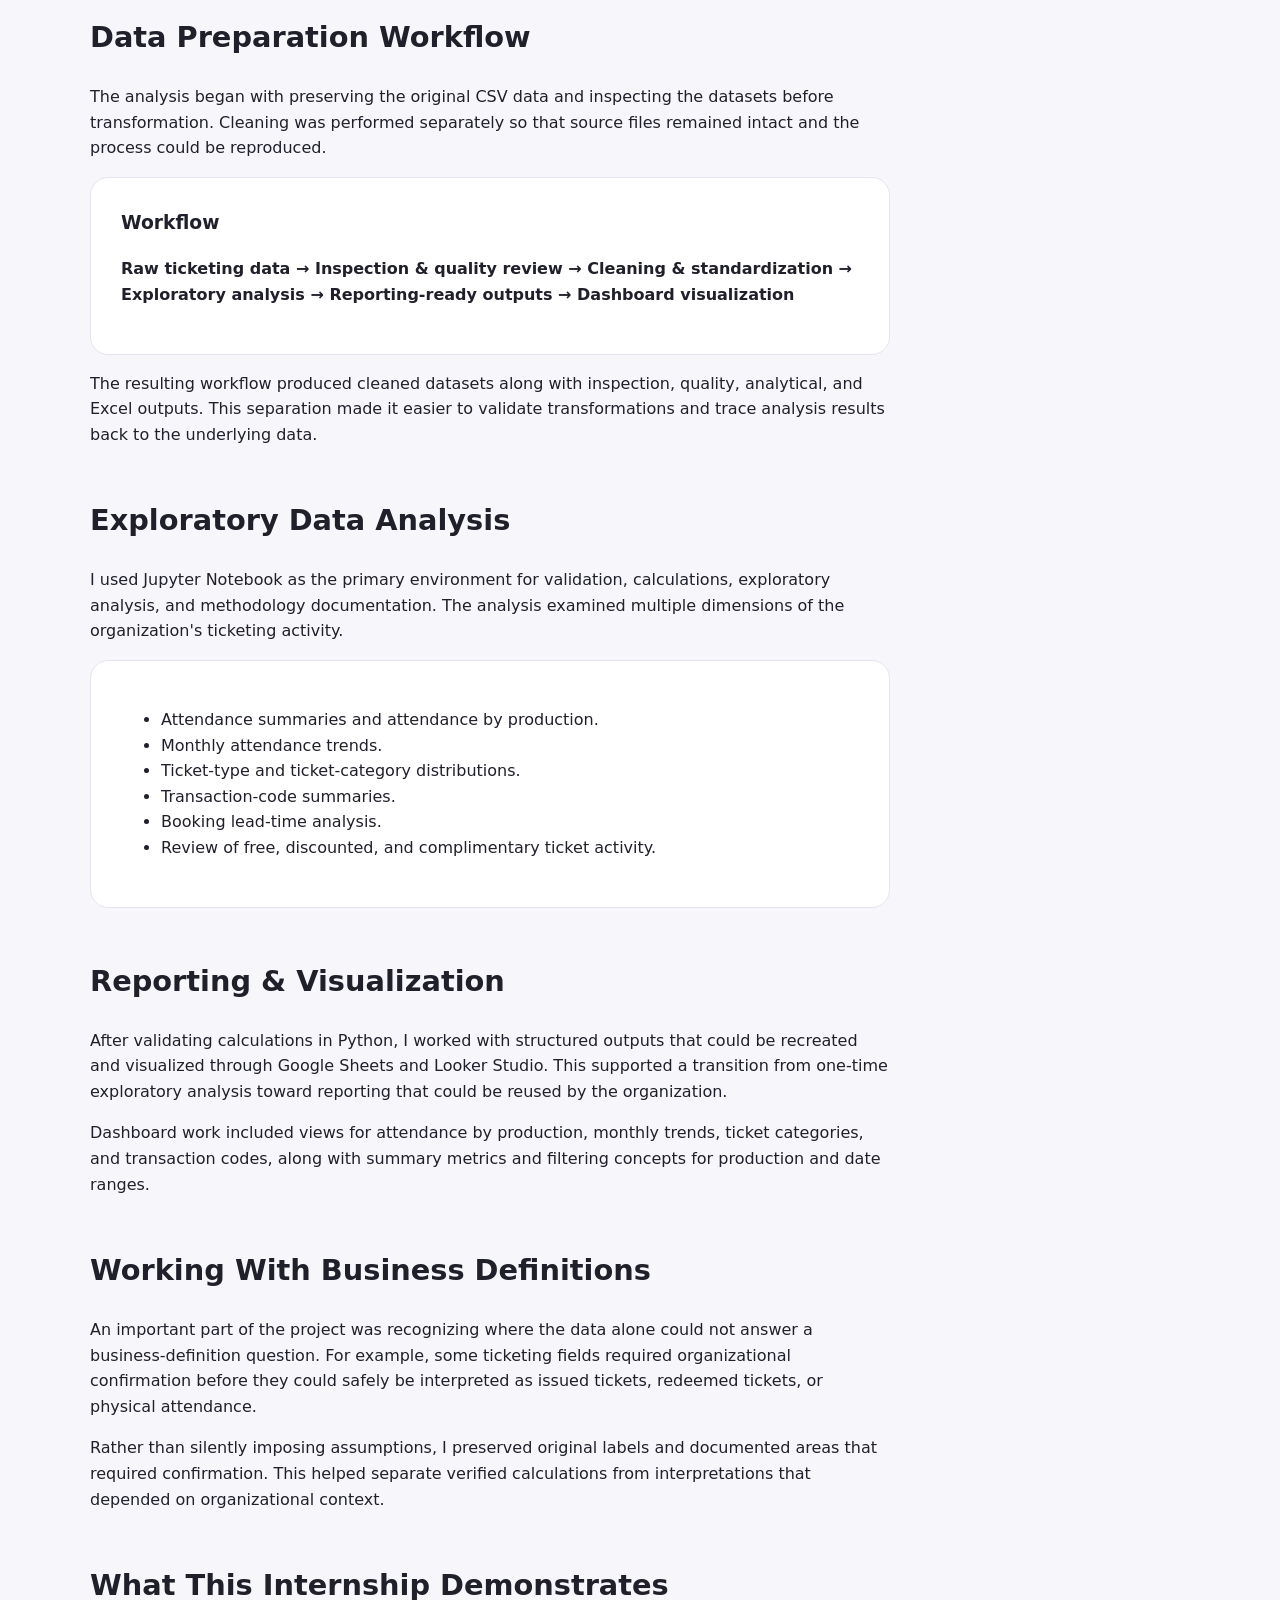
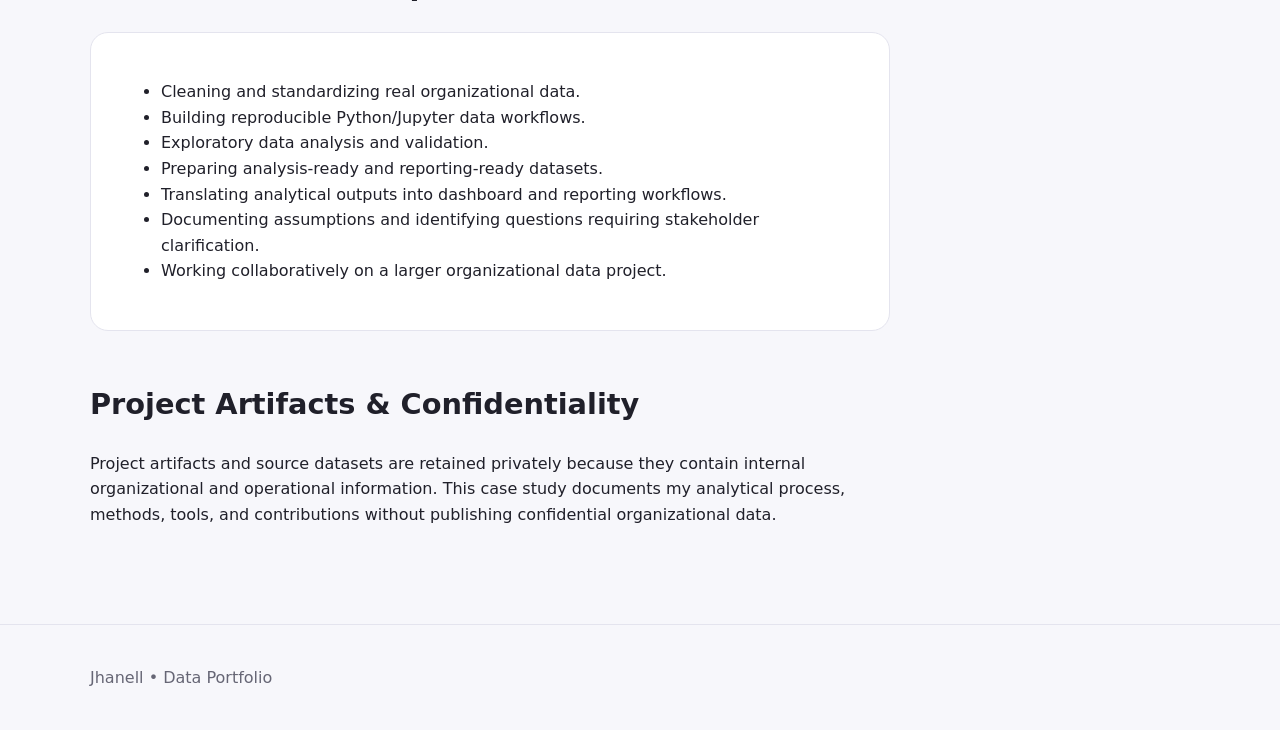
<file: projects/internship.html>
<!doctype html>
<html lang="en">
<head>
  <meta charset="utf-8">
  <meta name="viewport" content="width=device-width, initial-scale=1">
  <title>Data Analytics Internship | Jhanell</title>
  <link rel="stylesheet" href="../style.css">
</head>
<body>
<header>
  <nav class="container">
    <a class="brand" href="../index.html">Jhanell</a>
    <div class="nav-links">
      <a href="../index.html#projects">Projects</a>
      <a href="../index.html#contact">Contact</a>
    </div>
  </nav>
</header>

<main class="container">
  <a class="back" href="../index.html#projects">← Back to projects</a>

  <section class="project-hero">
    <div class="eyebrow">Data Analytics • Data Quality • Reporting</div>
    <h1>Data Analytics Internship</h1>
    <p>
      Cultural Arts Society of West Jordan (CASWJ) • 2026
    </p>
    <p>
      Supported a nonprofit arts organization by cleaning, analyzing, and preparing operational
      ticketing data for reporting, exploratory analysis, and reusable visualization workflows.
    </p>

    <div class="meta">
      <span class="tag">Python</span>
      <span class="tag">Jupyter Notebook</span>
      <span class="tag">pandas</span>
      <span class="tag">NumPy</span>
      <span class="tag">Excel</span>
      <span class="tag">Google Sheets</span>
      <span class="tag">Looker Studio</span>
      <span class="tag">Data Cleaning</span>
      <span class="tag">EDA</span>
    </div>
  </section>

  <article class="content">
    <h2>Internship Overview</h2>
    <p>
      I completed a data analytics internship with the Cultural Arts Society of West Jordan
      (CASWJ) as part of a WGU student team. The broader engagement focused on strengthening
      the organization's data collection, analysis, reporting, and longer-term data systems.
    </p>
    <p>
      My primary work centered on the ticketing and attendance workstream using BuyYourTix data
      associated with Sugar Factory Playhouse and Youth Theatre. I developed reproducible data
      preparation and exploratory-analysis workflows and prepared outputs that could support
      organizational reporting and visualization.
    </p>

    <h2>My Contribution</h2>
    <div class="panel">
      <ul>
        <li>Reviewed ticketing datasets for structure, quality, inconsistencies, and analytical readiness.</li>
        <li>Built Python and Jupyter Notebook workflows for repeatable data cleaning and exploratory analysis.</li>
        <li>Standardized fields and data types, including dates, customer names, and production names.</li>
        <li>Preserved raw source data while producing separate cleaned and analysis-ready outputs.</li>
        <li>Generated inspection reports, data-quality outputs, analysis tables, and structured Excel deliverables.</li>
        <li>Analyzed attendance, productions, ticket categories, transaction codes, monthly trends, and booking lead times.</li>
        <li>Prepared data and visualizations for reporting workflows using Google Sheets and Looker Studio.</li>
        <li>Documented methodology and retained original source labels where business definitions still required confirmation.</li>
      </ul>
    </div>

    <h2>Data Preparation Workflow</h2>
    <p>
      The analysis began with preserving the original CSV data and inspecting the datasets before
      transformation. Cleaning was performed separately so that source files remained intact and
      the process could be reproduced.
    </p>

    <div class="panel">
      <h3>Workflow</h3>
      <p>
        <strong>Raw ticketing data → Inspection &amp; quality review → Cleaning &amp; standardization
        → Exploratory analysis → Reporting-ready outputs → Dashboard visualization</strong>
      </p>
    </div>

    <p>
      The resulting workflow produced cleaned datasets along with inspection, quality, analytical,
      and Excel outputs. This separation made it easier to validate transformations and trace
      analysis results back to the underlying data.
    </p>

    <h2>Exploratory Data Analysis</h2>
    <p>
      I used Jupyter Notebook as the primary environment for validation, calculations, exploratory
      analysis, and methodology documentation. The analysis examined multiple dimensions of the
      organization's ticketing activity.
    </p>

    <div class="panel">
      <ul>
        <li>Attendance summaries and attendance by production.</li>
        <li>Monthly attendance trends.</li>
        <li>Ticket-type and ticket-category distributions.</li>
        <li>Transaction-code summaries.</li>
        <li>Booking lead-time analysis.</li>
        <li>Review of free, discounted, and complimentary ticket activity.</li>
      </ul>
    </div>

    <h2>Reporting &amp; Visualization</h2>
    <p>
      After validating calculations in Python, I worked with structured outputs that could be
      recreated and visualized through Google Sheets and Looker Studio. This supported a transition
      from one-time exploratory analysis toward reporting that could be reused by the organization.
    </p>
    <p>
      Dashboard work included views for attendance by production, monthly trends, ticket categories,
      and transaction codes, along with summary metrics and filtering concepts for production and
      date ranges.
    </p>

    <h2>Working With Business Definitions</h2>
    <p>
      An important part of the project was recognizing where the data alone could not answer a
      business-definition question. For example, some ticketing fields required organizational
      confirmation before they could safely be interpreted as issued tickets, redeemed tickets,
      or physical attendance.
    </p>
    <p>
      Rather than silently imposing assumptions, I preserved original labels and documented areas
      that required confirmation. This helped separate verified calculations from interpretations
      that depended on organizational context.
    </p>

    <h2>What This Internship Demonstrates</h2>
    <div class="panel">
      <ul>
        <li>Cleaning and standardizing real organizational data.</li>
        <li>Building reproducible Python/Jupyter data workflows.</li>
        <li>Exploratory data analysis and validation.</li>
        <li>Preparing analysis-ready and reporting-ready datasets.</li>
        <li>Translating analytical outputs into dashboard and reporting workflows.</li>
        <li>Documenting assumptions and identifying questions requiring stakeholder clarification.</li>
        <li>Working collaboratively on a larger organizational data project.</li>
      </ul>
    </div>

    <h2>Project Artifacts &amp; Confidentiality</h2>
    <p>
      Project artifacts and source datasets are retained privately because they contain internal
      organizational and operational information. This case study documents my analytical process,
      methods, tools, and contributions without publishing confidential organizational data.
    </p>
  </article>
</main>

<footer>
  <div class="container">Jhanell • Data Portfolio</div>
</footer>
</body>
</html>
</file>
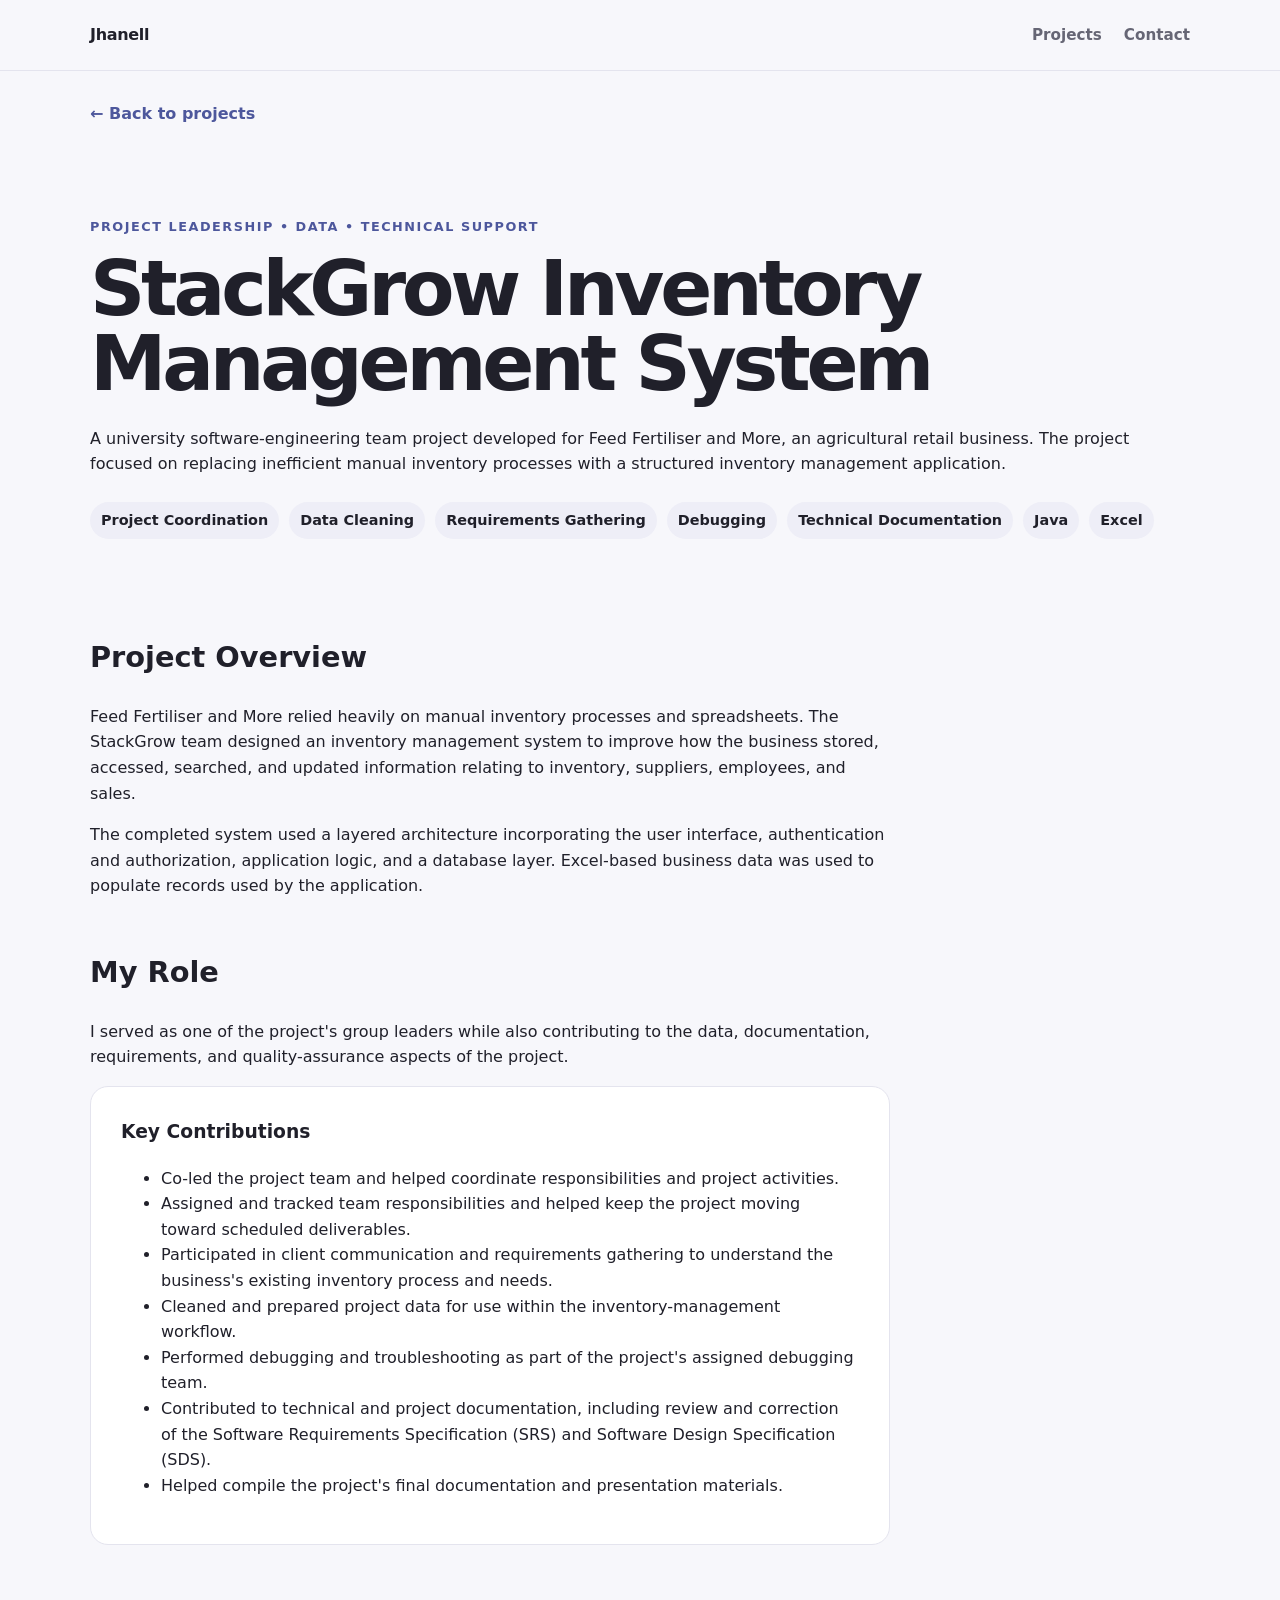
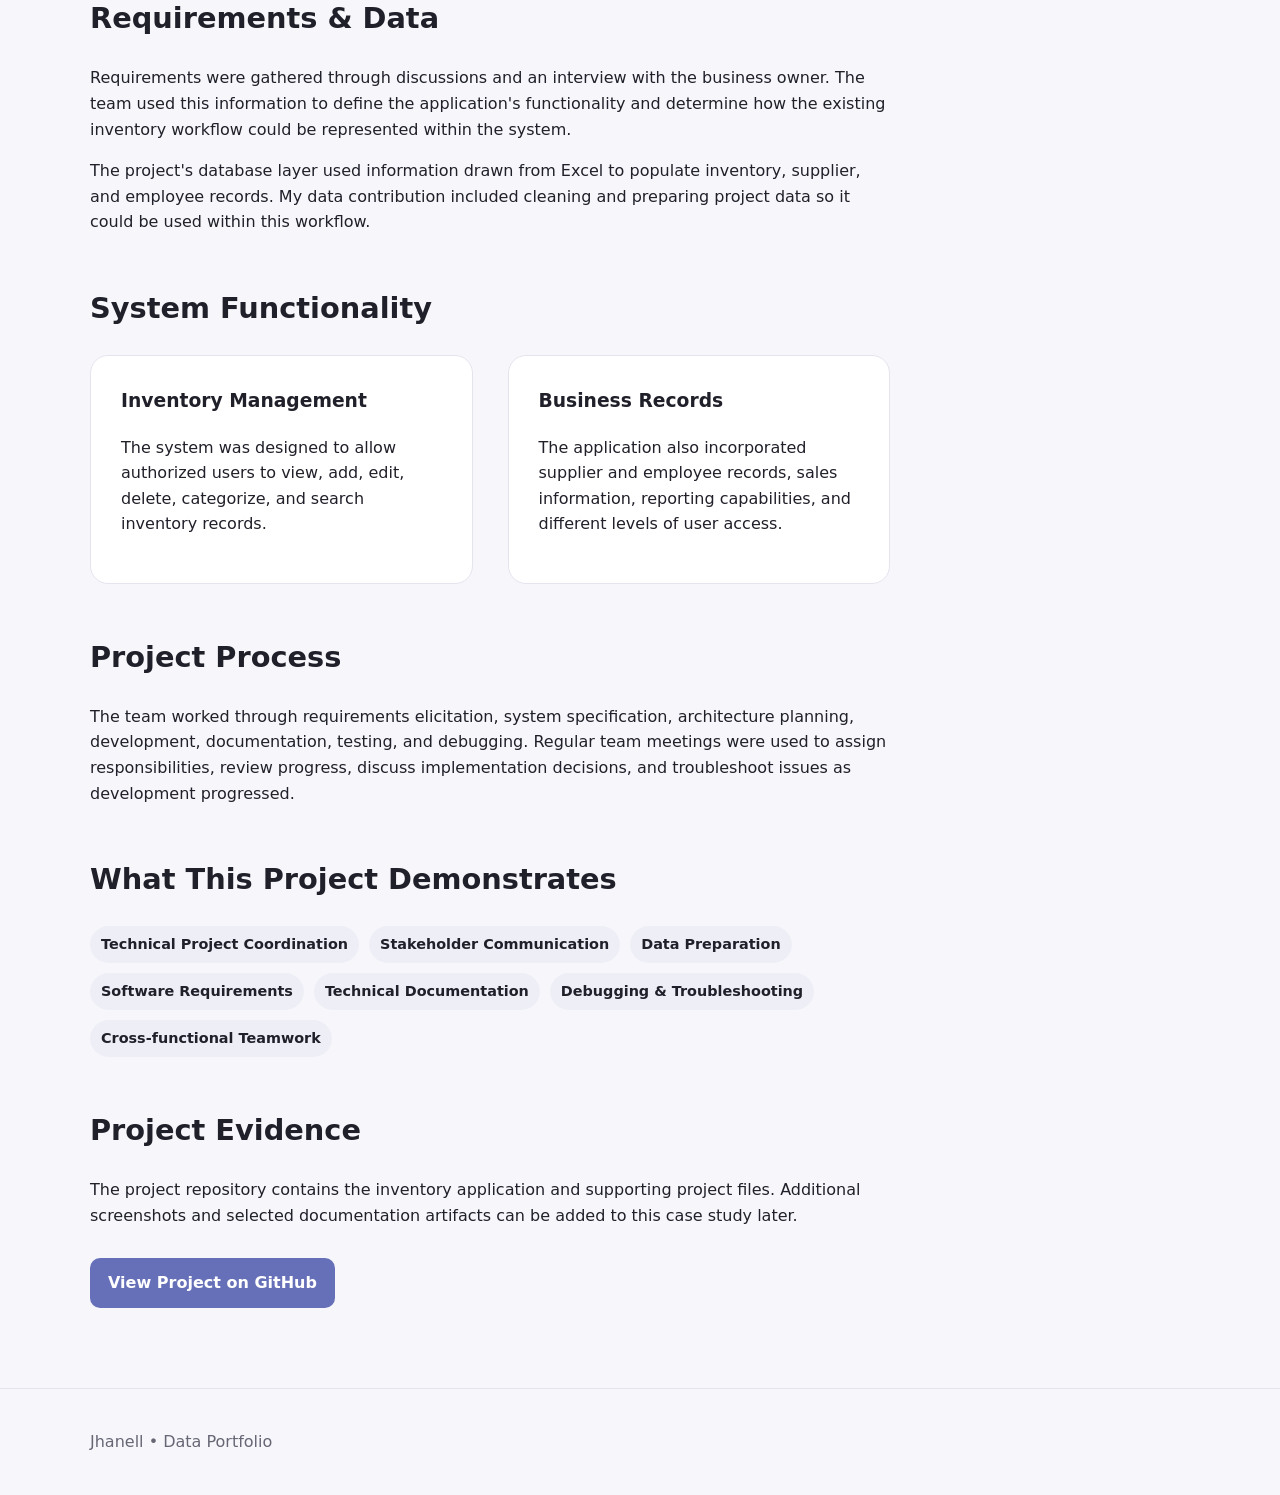
<file: projects/stackgrow.html>
<!doctype html>
<html lang="en">
<head>
  <meta charset="utf-8">
  <meta name="viewport" content="width=device-width, initial-scale=1">
  <title>StackGrow Inventory Management System | Jhanell</title>
  <link rel="stylesheet" href="../style.css">
</head>
<body>
<header>
  <nav class="container">
    <a class="brand" href="../index.html">Jhanell</a>
    <div class="nav-links">
      <a href="../index.html#projects">Projects</a>
      <a href="../index.html#contact">Contact</a>
    </div>
  </nav>
</header>

<main class="container">
  <a class="back" href="../index.html#projects">← Back to projects</a>

  <section class="project-hero">
    <div class="eyebrow">Project Leadership • Data • Technical Support</div>
    <h1>StackGrow Inventory Management System</h1>
    <p>
      A university software-engineering team project developed for Feed Fertiliser and More,
      an agricultural retail business. The project focused on replacing inefficient manual
      inventory processes with a structured inventory management application.
    </p>

    <div class="meta">
      <span class="tag">Project Coordination</span>
      <span class="tag">Data Cleaning</span>
      <span class="tag">Requirements Gathering</span>
      <span class="tag">Debugging</span>
      <span class="tag">Technical Documentation</span>
      <span class="tag">Java</span>
      <span class="tag">Excel</span>
    </div>
  </section>

  <article class="content">

    <h2>Project Overview</h2>
    <p>
      Feed Fertiliser and More relied heavily on manual inventory processes and spreadsheets.
      The StackGrow team designed an inventory management system to improve how the business
      stored, accessed, searched, and updated information relating to inventory, suppliers,
      employees, and sales.
    </p>
    <p>
      The completed system used a layered architecture incorporating the user interface,
      authentication and authorization, application logic, and a database layer. Excel-based
      business data was used to populate records used by the application.
    </p>

    <h2>My Role</h2>
    <p>
      I served as one of the project's group leaders while also contributing to the data,
      documentation, requirements, and quality-assurance aspects of the project.
    </p>

    <div class="panel">
      <h3>Key Contributions</h3>
      <ul>
        <li>Co-led the project team and helped coordinate responsibilities and project activities.</li>
        <li>Assigned and tracked team responsibilities and helped keep the project moving toward scheduled deliverables.</li>
        <li>Participated in client communication and requirements gathering to understand the business's existing inventory process and needs.</li>
        <li>Cleaned and prepared project data for use within the inventory-management workflow.</li>
        <li>Performed debugging and troubleshooting as part of the project's assigned debugging team.</li>
        <li>Contributed to technical and project documentation, including review and correction of the Software Requirements Specification (SRS) and Software Design Specification (SDS).</li>
        <li>Helped compile the project's final documentation and presentation materials.</li>
      </ul>
    </div>

    <h2>Requirements & Data</h2>
    <p>
      Requirements were gathered through discussions and an interview with the business owner.
      The team used this information to define the application's functionality and determine
      how the existing inventory workflow could be represented within the system.
    </p>
    <p>
      The project's database layer used information drawn from Excel to populate inventory,
      supplier, and employee records. My data contribution included cleaning and preparing
      project data so it could be used within this workflow.
    </p>

    <h2>System Functionality</h2>
    <div class="two-col">
      <div class="panel">
        <h3>Inventory Management</h3>
        <p>
          The system was designed to allow authorized users to view, add, edit, delete,
          categorize, and search inventory records.
        </p>
      </div>
      <div class="panel">
        <h3>Business Records</h3>
        <p>
          The application also incorporated supplier and employee records, sales information,
          reporting capabilities, and different levels of user access.
        </p>
      </div>
    </div>

    <h2>Project Process</h2>
    <p>
      The team worked through requirements elicitation, system specification, architecture
      planning, development, documentation, testing, and debugging. Regular team meetings were
      used to assign responsibilities, review progress, discuss implementation decisions, and
      troubleshoot issues as development progressed.
    </p>

    <h2>What This Project Demonstrates</h2>
    <div class="tags">
      <span class="tag">Technical Project Coordination</span>
      <span class="tag">Stakeholder Communication</span>
      <span class="tag">Data Preparation</span>
      <span class="tag">Software Requirements</span>
      <span class="tag">Technical Documentation</span>
      <span class="tag">Debugging & Troubleshooting</span>
      <span class="tag">Cross-functional Teamwork</span>
    </div>

    <h2>Project Evidence</h2>
    <p>
      The project repository contains the inventory application and supporting project files.
      Additional screenshots and selected documentation artifacts can be added to this case
      study later.
    </p>

    <div class="actions">
      <a class="button"
         href="https://github.com/nellie445/stackgrow"
         target="_blank"
         rel="noreferrer">View Project on GitHub</a>
    </div>

  </article>
</main>

<footer>
  <div class="container">Jhanell • Data Portfolio</div>
</footer>
</body>
</html>
</file>
<file: style.css>
:root {
  --bg: #f7f7fb;
  --surface: #ffffff;
  --text: #20202a;
  --muted: #666675;
  --accent: #6670b8;
  --accent-dark: #4d579c;
  --border: #e4e4ee;
  --shadow: 0 12px 35px rgba(35, 35, 60, .08);
}
* { box-sizing: border-box; }
html { scroll-behavior: smooth; }
body {
  margin: 0;
  font-family: Inter, ui-sans-serif, system-ui, -apple-system, BlinkMacSystemFont, "Segoe UI", sans-serif;
  background: var(--bg);
  color: var(--text);
  line-height: 1.6;
}
a { color: inherit; }
.container { width: min(1100px, calc(100% - 40px)); margin: auto; }
header {
  position: sticky; top: 0; z-index: 10;
  background: rgba(247,247,251,.94);
  backdrop-filter: blur(10px);
  border-bottom: 1px solid var(--border);
}
nav { min-height: 70px; display: flex; align-items: center; justify-content: space-between; gap: 24px; }
.brand { font-weight: 800; text-decoration: none; letter-spacing: -.02em; }
.nav-links { display: flex; gap: 22px; flex-wrap: wrap; }
.nav-links a { text-decoration: none; color: var(--muted); font-weight: 600; font-size: .95rem; }
.nav-links a:hover { color: var(--accent-dark); }
.hero { padding: 110px 0 80px; }
.eyebrow { color: var(--accent-dark); text-transform: uppercase; letter-spacing: .12em; font-weight: 800; font-size: .8rem; }
h1 { font-size: clamp(2.8rem, 7vw, 5.8rem); line-height: .98; letter-spacing: -.055em; margin: 14px 0 24px; max-width: 850px; }
.hero p { max-width: 700px; color: var(--muted); font-size: 1.15rem; }
.actions { display: flex; gap: 12px; flex-wrap: wrap; margin-top: 30px; }
.button {
  display: inline-block; padding: 12px 18px; border-radius: 10px;
  background: var(--accent); color: white; text-decoration: none; font-weight: 750;
}
.button.secondary { background: var(--surface); color: var(--text); border: 1px solid var(--border); }
section { padding: 75px 0; }
.section-heading { margin-bottom: 30px; }
.section-heading h2 { font-size: clamp(2rem, 4vw, 3rem); letter-spacing: -.035em; margin: 0 0 8px; }
.section-heading p { color: var(--muted); margin: 0; max-width: 700px; }
.grid { display: grid; grid-template-columns: repeat(3, 1fr); gap: 20px; }
.card {
  display: flex; flex-direction: column; min-height: 330px;
  padding: 28px; border-radius: 18px; background: var(--surface);
  border: 1px solid var(--border); box-shadow: var(--shadow);
  text-decoration: none; transition: transform .18s ease, border-color .18s ease;
}
.card:hover { transform: translateY(-4px); border-color: #c8c9de; }
.card .number { font-size: .8rem; font-weight: 800; color: var(--accent-dark); letter-spacing: .1em; }
.card h3 { font-size: 1.55rem; line-height: 1.15; margin: 45px 0 12px; letter-spacing: -.025em; }
.card p { color: var(--muted); margin: 0; }
.card .link { margin-top: auto; padding-top: 35px; font-weight: 800; color: var(--accent-dark); }
.two-col { display: grid; grid-template-columns: 1fr 1fr; gap: 35px; }
.panel { padding: 30px; border-radius: 18px; background: var(--surface); border: 1px solid var(--border); }
.panel h3 { margin-top: 0; }
.tags { display: flex; gap: 10px; flex-wrap: wrap; }
.tag { padding: 7px 11px; background: #eeeeF7; border-radius: 999px; font-size: .9rem; font-weight: 650; }
footer { padding: 40px 0; border-top: 1px solid var(--border); color: var(--muted); }
.project-hero { padding: 90px 0 45px; }
.project-hero h1 { font-size: clamp(2.5rem, 6vw, 4.8rem); }
.meta { display: flex; gap: 10px; flex-wrap: wrap; margin-top: 25px; }
.content { max-width: 800px; padding-bottom: 80px; }
.content h2 { margin-top: 50px; font-size: 1.8rem; }
.placeholder {
  padding: 28px; border: 1px dashed #b9bacb; border-radius: 14px;
  background: #fbfbfd; color: var(--muted);
}
.back { display: inline-block; margin-top: 30px; color: var(--accent-dark); font-weight: 750; text-decoration: none; }
@media (max-width: 800px) {
  .grid, .two-col { grid-template-columns: 1fr; }
  .hero { padding-top: 75px; }
  nav { align-items: flex-start; padding: 18px 0; }
  .nav-links { justify-content: flex-end; gap: 12px; }
}
</file>
